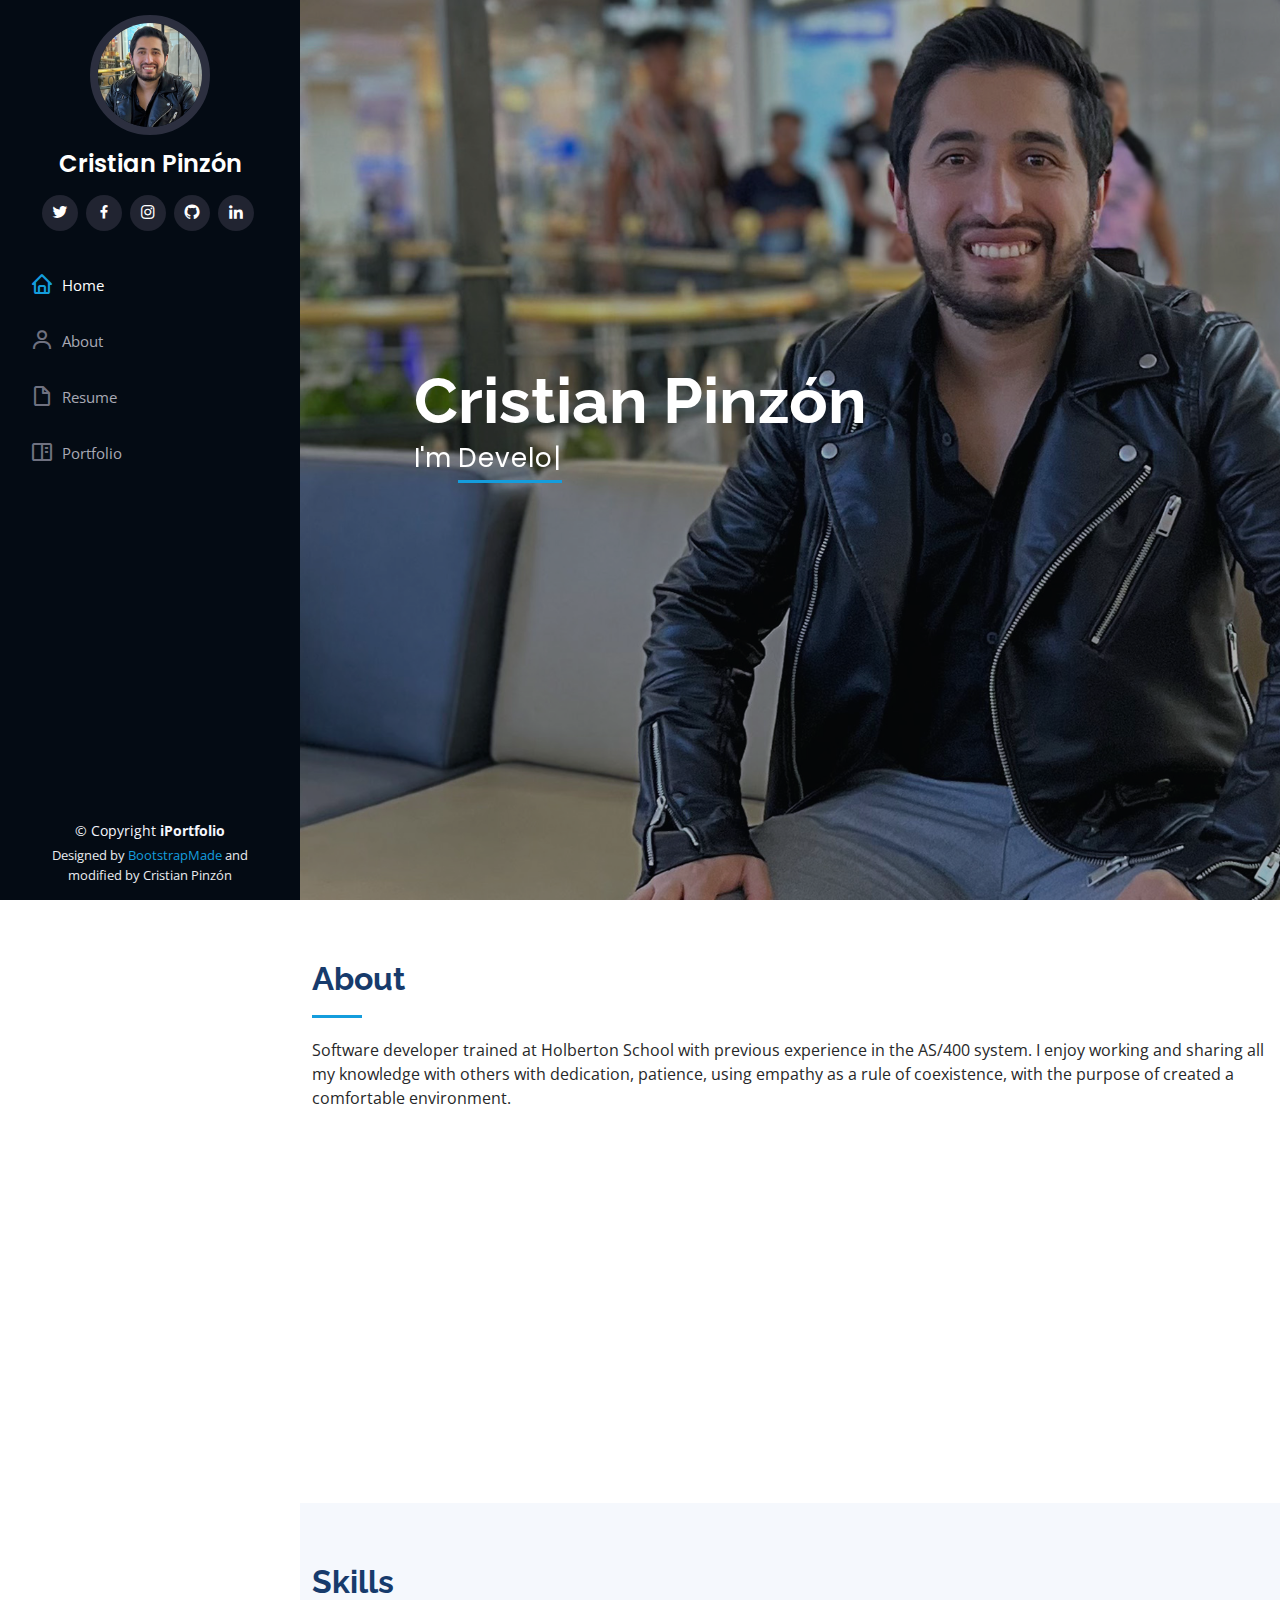
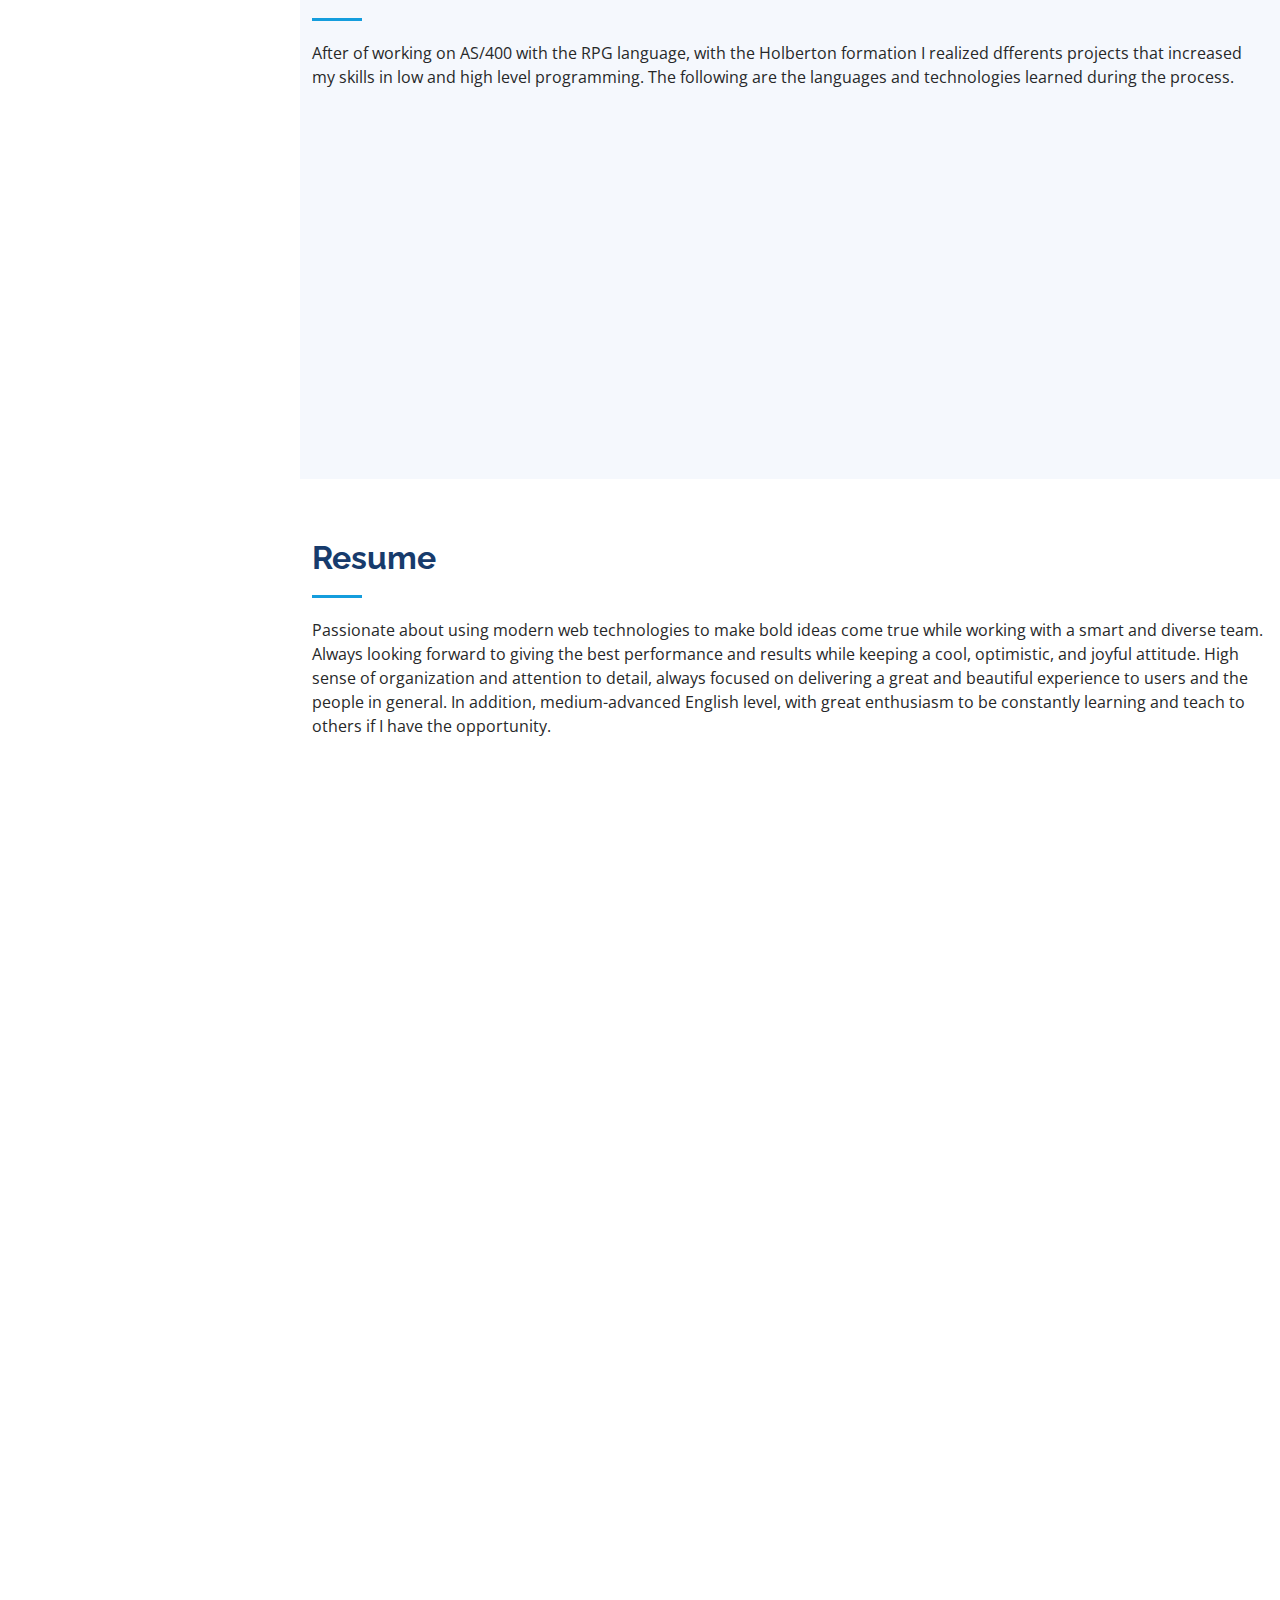
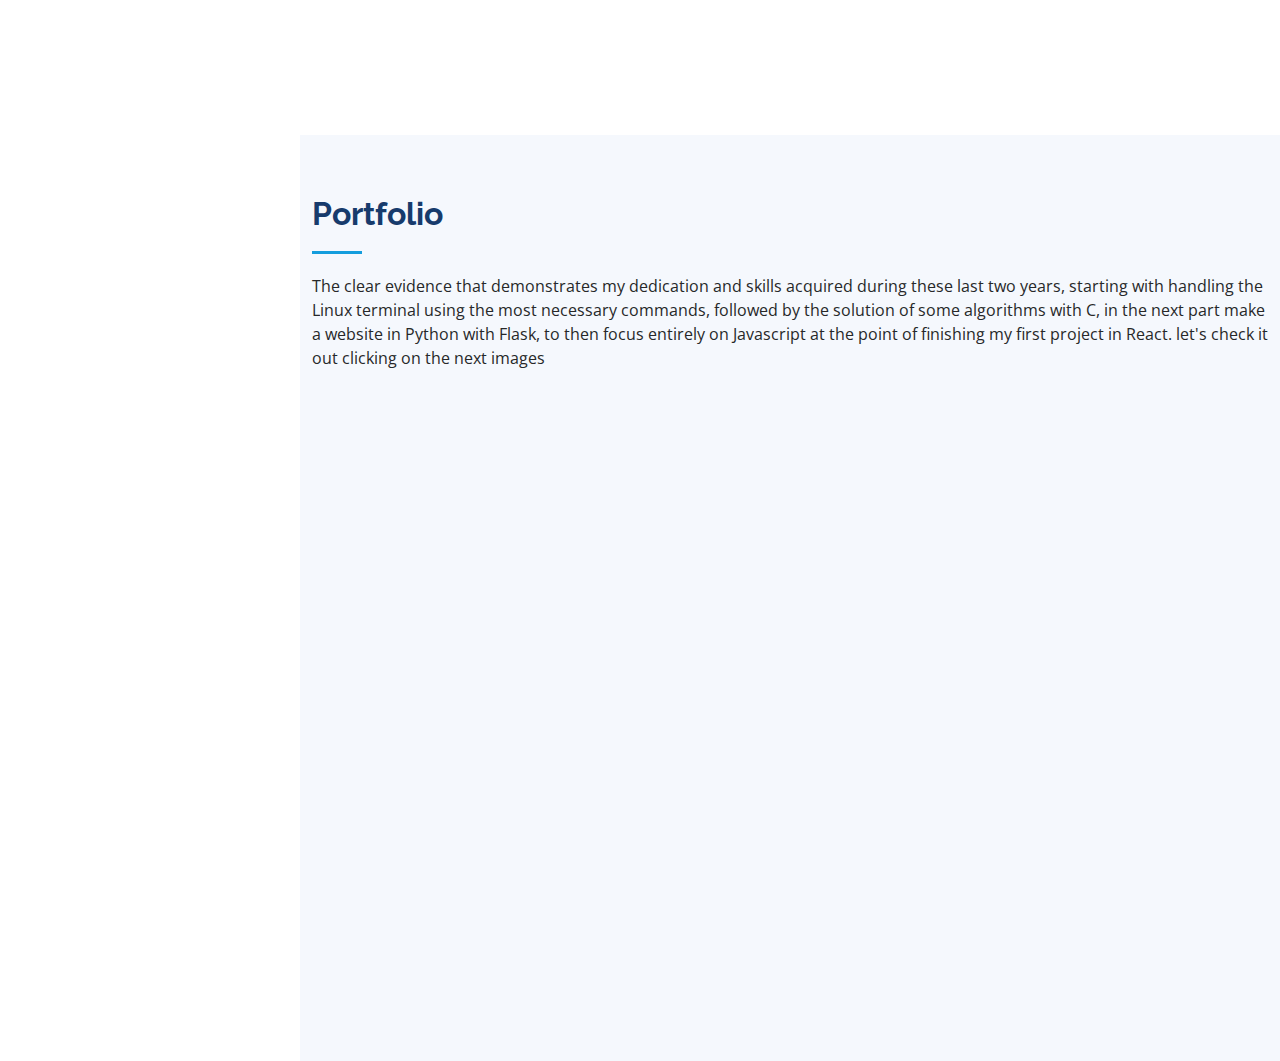
<file: index.html>
<!DOCTYPE html>
<html lang="en">

<head>
  <meta charset="utf-8">
  <meta content="width=device-width, initial-scale=1.0" name="viewport">

  <title>iPortfolio Bootstrap Template - Index</title>
  <meta content="" name="description">
  <meta content="" name="keywords">

  <!-- Favicons -->
  <link href="assets/img/favicon.png" rel="icon">
  <link href="assets/img/apple-touch-icon.png" rel="apple-touch-icon">

  <!-- Google Fonts -->
  <link
    href="https://fonts.googleapis.com/css?family=Open+Sans:300,300i,400,400i,600,600i,700,700i|Raleway:300,300i,400,400i,500,500i,600,600i,700,700i|Poppins:300,300i,400,400i,500,500i,600,600i,700,700i"
    rel="stylesheet">

  <!-- Vendor CSS Files -->
  <link href="assets/vendor/aos/aos.css" rel="stylesheet">
  <link href="assets/vendor/bootstrap/css/bootstrap.min.css" rel="stylesheet">
  <link href="assets/vendor/bootstrap-icons/bootstrap-icons.css" rel="stylesheet">
  <link href="assets/vendor/boxicons/css/boxicons.min.css" rel="stylesheet">
  <link href="assets/vendor/glightbox/css/glightbox.min.css" rel="stylesheet">
  <link href="assets/vendor/swiper/swiper-bundle.min.css" rel="stylesheet">

  <!-- Template Main CSS File -->
  <link href="assets/css/style.css" rel="stylesheet">

  <!-- =======================================================
  * Template Name: iPortfolio - v3.8.1
  * Template URL: https://bootstrapmade.com/iportfolio-bootstrap-portfolio-websites-template/
  * Author: BootstrapMade.com
  * License: https://bootstrapmade.com/license/
  ======================================================== -->
</head>

<body>

  <!-- ======= Mobile nav toggle button ======= -->
  <i class="bi bi-list mobile-nav-toggle d-xl-none"></i>

  <!-- ======= Header ======= -->
  <header id="header">
    <div class="d-flex flex-column">

      <div class="profile">
        <img src="assets/img/profile-img-1.jpg" alt="" class="img-fluid rounded-circle">
        <h1 class="text-light"><a href="index.html">Cristian Pinzón</a></h1>
        <div class="social-links mt-3 text-center">
          <a href="https://twitter.com/faykris" class="twitter"><i class="bx bxl-twitter"></i></a>
          <a href="https://www.facebook.com/faykris28/" class="facebook"><i class="bx bxl-facebook"></i></a>
          <a href="https://www.instagram.com/_faykris/" class="instagram"><i class="bx bxl-instagram"></i></a>
          <a href="https://github.com/faykris" class="github"><i class="bx bxl-github"></i></a>
          <a href="https://www.linkedin.com/in/cristian-pinzon28/" class="linkedin"><i class="bx bxl-linkedin"></i></a>
        </div>
      </div>

      <nav id="navbar" class="nav-menu navbar">
        <ul>
          <li><a href="#hero" class="nav-link scrollto active"><i class="bx bx-home"></i> <span>Home</span></a></li>
          <li><a href="#about" class="nav-link scrollto"><i class="bx bx-user"></i> <span>About</span></a></li>
          <li><a href="#resume" class="nav-link scrollto"><i class="bx bx-file-blank"></i> <span>Resume</span></a></li>
          <li><a href="#portfolio" class="nav-link scrollto"><i class="bx bx-book-content"></i>
              <span>Portfolio</span></a></li>
          <!--
          <li><a href="#services" class="nav-link scrollto"><i class="bx bx-server"></i> <span>Services</span></a></li>
          <li><a href="#contact" class="nav-link scrollto"><i class="bx bx-envelope"></i> <span>Contact</span></a></li>
          -->
        </ul>
      </nav><!-- .nav-menu -->
    </div>
  </header><!-- End Header -->

  <!-- ======= Hero Section ======= -->
  <section id="hero" class="d-flex flex-column justify-content-center align-items-center">
    <div class="hero-container" data-aos="fade-in">
      <h1>Cristian Pinzón</h1>
      <p>I'm <span class="typed" data-typed-items="Developer, Canvas Artist, Portrait Artist"></span></p>
    </div>
  </section><!-- End Hero -->

  <main id="main">

    <!-- ======= About Section ======= -->
    <section id="about" class="about">
      <div class="container">

        <div class="section-title">
          <h2>About</h2>
          <p>Software developer trained at Holberton School with previous experience in the AS/400 system. I enjoy
            working and sharing all my knowledge with others with dedication, patience, using empathy as a rule of
            coexistence, with the purpose of created a comfortable environment.</p>
        </div>

        <div class="row">
          <div class="col-lg-4" data-aos="fade-right">
            <img src="assets/img/profile-img-1.jpg" class="img-fluid" alt="">
          </div>
          <div class="col-lg-8 pt-4 pt-lg-0 content" data-aos="fade-left">
            <h3>Full-Stack Developer.</h3>
            <p class="fst-italic">
              I had been worked in different Holberton's project with C, Python, Dart and JavaScript languages. All with
              the objective to apply each topic and training similar cases from actually.
            </p>
            <div class="row">
              <div class="col-lg-6">
                <ul>
                  <li><i class="bi bi-chevron-right"></i> <strong>Birthday:</strong> <span>28 May 1991</span></li>
                  <li><i class="bi bi-chevron-right"></i> <strong>Website:</strong> <span>www.faykris.com</span></li>
                  <li><i class="bi bi-chevron-right"></i> <strong>City:</strong> <span>Bogotá, Colombia</span></li>
                </ul>
              </div>
              <div class="col-lg-6">
                <ul>
                  <li><i class="bi bi-chevron-right"></i> <strong>Age:</strong> <span>31</span></li>
                  <!-- <li><i class="bi bi-chevron-right"></i> <strong>Degree:</strong> <span>Master</span></li> -->
                  <li><i class="bi bi-chevron-right"></i> <strong>Phone:</strong> <span>+57 3125364017</span></li>
                  <li><i class="bi bi-chevron-right"></i> <strong>Email:</strong> <span>faykris28@gmail.com</span>
                  </li>
                  <!-- <li><i class="bi bi-chevron-right"></i> <strong>Freelance:</strong> <span>Available</span></li> -->
                </ul>
              </div>
            </div>
            <!--
            <p>
              Officiis eligendi itaque labore et dolorum mollitia officiis optio vero. Quisquam sunt adipisci omnis et
              ut. Nulla accusantium dolor incidunt officia tempore. Et eius omnis.
              Cupiditate ut dicta maxime officiis quidem quia. Sed et consectetur qui quia repellendus itaque neque.
              Aliquid amet quidem ut quaerat cupiditate. Ab et eum qui repellendus omnis culpa magni laudantium dolores.
              -->
            </p>
          </div>
        </div>

      </div>
    </section><!-- End About Section -->

    <!-- ======= Facts Section ======= -->
    <!--
    <section id="facts" class="facts">
      <div class="container">

        <div class="section-title">
          <h2>Facts</h2>
          <p>Magnam dolores commodi suscipit. Necessitatibus eius consequatur ex aliquid fuga eum quidem. Sit sint
            consectetur velit. Quisquam quos quisquam cupiditate. Et nemo qui impedit suscipit alias ea. Quia fugiat sit
            in iste officiis commodi quidem hic quas.</p>
        </div>

        <div class="row no-gutters">

          <div class="col-lg-3 col-md-6 d-md-flex align-items-md-stretch" data-aos="fade-up">
            <div class="count-box">
              <i class="bi bi-emoji-smile"></i>
              <span data-purecounter-start="0" data-purecounter-end="232" data-purecounter-duration="1"
                class="purecounter"></span>
              <p><strong>Happy Clients</strong> consequuntur quae</p>
            </div>
          </div>

          <div class="col-lg-3 col-md-6 d-md-flex align-items-md-stretch" data-aos="fade-up" data-aos-delay="100">
            <div class="count-box">
              <i class="bi bi-journal-richtext"></i>
              <span data-purecounter-start="0" data-purecounter-end="521" data-purecounter-duration="1"
                class="purecounter"></span>
              <p><strong>Projects</strong> adipisci atque cum quia aut</p>
            </div>
          </div>

          <div class="col-lg-3 col-md-6 d-md-flex align-items-md-stretch" data-aos="fade-up" data-aos-delay="200">
            <div class="count-box">
              <i class="bi bi-headset"></i>
              <span data-purecounter-start="0" data-purecounter-end="1453" data-purecounter-duration="1"
                class="purecounter"></span>
              <p><strong>Hours Of Support</strong> aut commodi quaerat</p>
            </div>
          </div>

          <div class="col-lg-3 col-md-6 d-md-flex align-items-md-stretch" data-aos="fade-up" data-aos-delay="300">
            <div class="count-box">
              <i class="bi bi-people"></i>
              <span data-purecounter-start="0" data-purecounter-end="32" data-purecounter-duration="1"
                class="purecounter"></span>
              <p><strong>Hard Workers</strong> rerum asperiores dolor</p>
            </div>
          </div>

        </div>

      </div>
    </section><!-- End Facts Section -->

    <!-- ======= Skills Section ======= -->
    <section id="skills" class="skills section-bg">
      <div class="container">

        <div class="section-title">
          <h2>Skills</h2>
          <p>After of working on AS/400 with the RPG language, with the Holberton formation I realized dfferents
            projects
            that increased my skills in low and high level programming. The following are the languages and technologies
            learned during the process.</p>
        </div>

        <div class="row skills-content">

          <div class="col-lg-6" data-aos="fade-up">

            <div class="progress">
              <span class="skill">HTML <i class="val">90%</i></span>
              <div class="progress-bar-wrap">
                <div class="progress-bar" role="progressbar" aria-valuenow="90" aria-valuemin="0" aria-valuemax="100">
                </div>
              </div>
            </div>

            <div class="progress">
              <span class="skill">CSS <i class="val">80%</i></span>
              <div class="progress-bar-wrap">
                <div class="progress-bar" role="progressbar" aria-valuenow="80" aria-valuemin="0" aria-valuemax="100">
                </div>
              </div>
            </div>

            <div class="progress">
              <span class="skill">JavaScript <i class="val">85%</i></span>
              <div class="progress-bar-wrap">
                <div class="progress-bar" role="progressbar" aria-valuenow="85" aria-valuemin="0" aria-valuemax="100">
                </div>
              </div>
            </div>

            <div class="progress">
              <span class="skill">Bash <i class="val">45%</i></span>
              <div class="progress-bar-wrap">
                <div class="progress-bar" role="progressbar" aria-valuenow="45" aria-valuemin="0" aria-valuemax="100">
                </div>
              </div>
            </div>

            <div class="progress">
              <span class="skill">Node JS<i class="val">75%</i></span>
              <div class="progress-bar-wrap">
                <div class="progress-bar" role="progressbar" aria-valuenow="75" aria-valuemin="0" aria-valuemax="100">
                </div>
              </div>
            </div>

          </div>

          <div class="col-lg-6" data-aos="fade-up" data-aos-delay="100">

            <div class="progress">
              <span class="skill">Python <i class="val">70%</i></span>
              <div class="progress-bar-wrap">
                <div class="progress-bar" role="progressbar" aria-valuenow="70" aria-valuemin="0" aria-valuemax="100">
                </div>
              </div>
            </div>

            <div class="progress">
              <span class="skill">SQL <i class="val">70%</i></span>
              <div class="progress-bar-wrap">
                <div class="progress-bar" role="progressbar" aria-valuenow="70" aria-valuemin="0" aria-valuemax="100">
                </div>
              </div>
            </div>

            <div class="progress">
              <span class="skill">MongoDB <i class="val">55%</i></span>
              <div class="progress-bar-wrap">
                <div class="progress-bar" role="progressbar" aria-valuenow="55" aria-valuemin="0" aria-valuemax="100">
                </div>
              </div>
            </div>

            <div class="progress">
              <span class="skill">C <i class="val">45%</i></span>
              <div class="progress-bar-wrap">
                <div class="progress-bar" role="progressbar" aria-valuenow="45" aria-valuemin="0" aria-valuemax="100">
                </div>
              </div>
            </div>

            <div class="progress">
              <span class="skill">React JS <i class="val">70%</i></span>
              <div class="progress-bar-wrap">
                <div class="progress-bar" role="progressbar" aria-valuenow="70" aria-valuemin="0" aria-valuemax="100">
                </div>
              </div>
            </div>

          </div>

        </div>

      </div>
    </section><!-- End Skills Section -->

    <!-- ======= Resume Section ======= -->
    <section id="resume" class="resume">
      <div class="container">

        <div class="section-title">
          <h2>Resume</h2>
          <p>Passionate about using modern web technologies to make bold ideas come true while working with a smart and
            diverse team. Always looking forward to giving the best performance and results while keeping a cool,
            optimistic, and joyful attitude. High sense of organization and attention to detail, always focused on
            delivering a great and beautiful experience to users and the people in general. In addition, medium-advanced
            English level, with great enthusiasm to be constantly learning and teach to others if I have the
            opportunity.</p>
        </div>

        <div class="row">
          <div class="col-lg-6" data-aos="fade-up">
            <!--
            <h3 class="resume-title">Sumary</h3>
            <div class="resume-item pb-0">
              <h4>Cristian Pinzón</h4>
              <p><em>Before of working in banking company, I was in QA team testing the modules of a Hospitalary System during 2 years </em></p>
              <ul>
                <li>Portland par 127,Orlando, FL</li>
                <li>(123) 456-7891</li>
                <li>alice.barkley@example.com</li>

              </ul>
            </div>
            -->
            <h3 class="resume-title">Education</h3>
            <div class="resume-item">
              <h4>Holberton School - FullStack Developer</h4>
              <h5>2021 - Present</h5>
              <p><em>Bogotá, Colombia</em></p>
              <ul>
                <li>System Engineering & DevOps: Bash, Scripting, Networking, Security, Web Architecture, and CI/CD.
                </li>
                <li>Low-Level Programming & Algorithms: C, Linux & Unix system programming, and Data structures.
                </li>
                <li>High-Level Programming: React, JavaScript, Python, and Databases.</li>
                <li>Project management: Interpersonal communication, and team collaboration skills.</li>
              </ul>

              <h5>If you wanna dowload my resume in a PDF file, please click on the link below.</h5>
              <a href="assets/docs/Cristian Pinzón - FullStack Developer.pdf" download="cristian-pinzon-cv">
                <i class="bi bi-arrow-right"></i> Download
              </a>
            </div>

          </div>
          <div class="col-lg-6" data-aos="fade-up" data-aos-delay="100">
            <h3 class="resume-title">Professional Experience</h3>
            <div class="resume-item">
              <h4>Techstar - Backend Developer</h4>
              <h5>October 2021</h5>
              <p><em>(Remote working) </em></p>
              <ul>
                <li>Extracted more than 8000 co-founders profiles from Sales Navigator platform, with all necessary
                  information about profile and their company using Fetch library.</li>
                <li>Stored all previously mentioned information both in Airtable and in the MongoDb Atlas database using
                  libraries as PM2, Mongoose.</li>
                <li>Implemented a totally functional REST API using Express library and was mounted in 2 NGINX servers
                  and a third one was used as load balancer.</li>
                <li>Automatically sent a message to the user via email when the scraping task is completed or if an
                  error occurred.</li>
              </ul>
            </div>
            <div class="resume-item">
              <h4>ITS Solution - iSeries AS/400 Developer</h4>
              <h5>2017 - 2018</h5>
              <p><em>Bogotá, Colombia</em></p>
              <ul>
                <li>Created maintenance data programs using CRUD, 1 each week or less, depending on quantity of fields
                  and special validations.</li>
                <li>Implemented a complete Foreign Exchange system that was previously created in CitiBank, but in this
                  case using Colpatria new commercial rules, allowing users realize different currency operations.</li>
                <li>Other banking solutions like filters, depurators, reports with RPG, RPG Free, CL and DB2 languages.
                </li>
              </ul>
            </div>
          </div>
        </div>

      </div>
    </section><!-- End Resume Section -->

    <!-- ======= Portfolio Section ======= -->
    <section id="portfolio" class="portfolio section-bg">
      <div class="container">

        <div class="section-title">
          <h2>Portfolio</h2>
          <p>The clear evidence that demonstrates my dedication and skills acquired during these last two years,
            starting with handling the Linux terminal using the most necessary commands, followed by the solution of
            some algorithms with C, in the next part make a website in Python with Flask, to then focus entirely on
            Javascript at the point of finishing my first project in React. let's check it out clicking on the next
            images</p>
        </div>

        <div class="row" data-aos="fade-up">
          <div class="col-lg-12 d-flex justify-content-center">
            <ul id="portfolio-flters">
              <li data-filter="*" class="filter-active">All</li>
              <li data-filter=".filter-app">Smiling School</li>
              <li data-filter=".filter-card">Cinema Guru</li>
              <!-- <li data-filter=".filter-web">Web</li> -->
            </ul>
          </div>
        </div>

        <div class="row portfolio-container" data-aos="fade-up" data-aos-delay="100">

          <div class="col-lg-4 col-md-6 portfolio-item filter-app">
            <div class="portfolio-wrap">
              <img src="assets/img/portfolio/smiling-school-1.png" class="img-fluid" alt="">
              <div class="portfolio-links">
                <a href="assets/img/portfolio/smiling-school-1.png" data-gallery="portfolioGallery"
                  class="portfolio-lightbox" title="Smiling School 1"><i class="bx bx-plus"></i></a>
                <a href="portfolio-details-ss.html" title="More Details"><i class="bx bx-link"></i></a>
              </div>
            </div>
          </div>

          <div class="col-lg-4 col-md-6 portfolio-item filter-card">
            <div class="portfolio-wrap">
              <img src="assets/img/portfolio/cinema-guru-2.png" class="img-fluid" alt="">
              <div class="portfolio-links">
                <a href="assets/img/portfolio/cinema-guru-2.png" data-gallery="portfolioGallery"
                  class="portfolio-lightbox" title="Cinema Guru 2"><i class="bx bx-plus"></i></a>
                <a href="portfolio-details-cg.html" title="More Details"><i class="bx bx-link"></i></a>
              </div>
            </div>
          </div>

          <div class="col-lg-4 col-md-6 portfolio-item filter-app">
            <div class="portfolio-wrap">
              <img src="assets/img/portfolio/smiling-school-3.png" class="img-fluid" alt="">
              <div class="portfolio-links">
                <a href="assets/img/portfolio/smiling-school-3.png" data-gallery="portfolioGallery"
                  class="portfolio-lightbox" title="Smiling School 1"><i class="bx bx-plus"></i></a>
                <a href="portfolio-details-ss.html" title="More Details"><i class="bx bx-link"></i></a>
              </div>
            </div>
          </div>

          <div class="col-lg-4 col-md-6 portfolio-item filter-card">
            <div class="portfolio-wrap">
              <img src="assets/img/portfolio/cinema-guru-4.png" class="img-fluid" alt="">
              <div class="portfolio-links">
                <a href="assets/img/portfolio/cinema-guru-4.png" data-gallery="portfolioGallery"
                  class="portfolio-lightbox" title="Cinema Guru 2"><i class="bx bx-plus"></i></a>
                <a href="portfolio-details-cg.html" title="More Details"><i class="bx bx-link"></i></a>
              </div>
            </div>
          </div>

          <div class="col-lg-4 col-md-6 portfolio-item filter-app">
            <div class="portfolio-wrap">
              <img src="assets/img/portfolio/smiling-school-5.png" class="img-fluid" alt="">
              <div class="portfolio-links">
                <a href="assets/img/portfolio/smiling-school-5.png" data-gallery="portfolioGallery"
                  class="portfolio-lightbox" title="Smiling School 1"><i class="bx bx-plus"></i></a>
                <a href="portfolio-details-ss.html" title="More Details"><i class="bx bx-link"></i></a>
              </div>
            </div>
          </div>

          <div class="col-lg-4 col-md-6 portfolio-item filter-card">
            <div class="portfolio-wrap">
              <img src="assets/img/portfolio/cinema-guru-1.png" class="img-fluid" alt="">
              <div class="portfolio-links">
                <a href="assets/img/portfolio/cinema-guru-1.png" data-gallery="portfolioGallery"
                  class="portfolio-lightbox" title="Cinema Guru 2"><i class="bx bx-plus"></i></a>
                <a href="portfolio-details-cg.html" title="More Details"><i class="bx bx-link"></i></a>
              </div>
            </div>
          </div>

          <div class="col-lg-4 col-md-6 portfolio-item filter-app">
            <div class="portfolio-wrap">
              <img src="assets/img/portfolio/smiling-school-2.png" class="img-fluid" alt="">
              <div class="portfolio-links">
                <a href="assets/img/portfolio/smiling-school-2.png" data-gallery="portfolioGallery"
                  class="portfolio-lightbox" title="Smiling School 1"><i class="bx bx-plus"></i></a>
                <a href="portfolio-details-ss.html" title="More Details"><i class="bx bx-link"></i></a>
              </div>
            </div>
          </div>

          <div class="col-lg-4 col-md-6 portfolio-item filter-card">
            <div class="portfolio-wrap">
              <img src="assets/img/portfolio/cinema-guru-3.png" class="img-fluid" alt="">
              <div class="portfolio-links">
                <a href="assets/img/portfolio/cinema-guru-3.png" data-gallery="portfolioGallery"
                  class="portfolio-lightbox" title="Cinema Guru 2"><i class="bx bx-plus"></i></a>
                <a href="portfolio-details-cg.html" title="More Details"><i class="bx bx-link"></i></a>
              </div>
            </div>
          </div>

          <div class="col-lg-4 col-md-6 portfolio-item filter-app">
            <div class="portfolio-wrap">
              <img src="assets/img/portfolio/smiling-school-4.png" class="img-fluid" alt="">
              <div class="portfolio-links">
                <a href="assets/img/portfolio/smiling-school-4.png" data-gallery="portfolioGallery"
                  class="portfolio-lightbox" title="Smiling School 1"><i class="bx bx-plus"></i></a>
                <a href="portfolio-details-ss.html" title="More Details"><i class="bx bx-link"></i></a>
              </div>
            </div>
          </div>

        </div>

      </div>
    </section><!-- End Portfolio Section -->

    <!-- ======= Services Section ======= -->
    <!-- <section id="services" class="services">
      <div class="container">

        <div class="section-title">
          <h2>Services</h2>
          <p>Magnam dolores commodi suscipit. Necessitatibus eius consequatur ex aliquid fuga eum quidem. Sit sint
            consectetur velit. Quisquam quos quisquam cupiditate. Et nemo qui impedit suscipit alias ea. Quia fugiat sit
            in iste officiis commodi quidem hic quas.</p>
        </div>

        <div class="row">
          <div class="col-lg-4 col-md-6 icon-box" data-aos="fade-up">
            <div class="icon"><i class="bi bi-briefcase"></i></div>
            <h4 class="title"><a href="">Lorem Ipsum</a></h4>
            <p class="description">Voluptatum deleniti atque corrupti quos dolores et quas molestias excepturi sint
              occaecati cupiditate non provident</p>
          </div>
          <div class="col-lg-4 col-md-6 icon-box" data-aos="fade-up" data-aos-delay="100">
            <div class="icon"><i class="bi bi-card-checklist"></i></div>
            <h4 class="title"><a href="">Dolor Sitema</a></h4>
            <p class="description">Minim veniam, quis nostrud exercitation ullamco laboris nisi ut aliquip ex ea commodo
              consequat tarad limino ata</p>
          </div>
          <div class="col-lg-4 col-md-6 icon-box" data-aos="fade-up" data-aos-delay="200">
            <div class="icon"><i class="bi bi-bar-chart"></i></div>
            <h4 class="title"><a href="">Sed ut perspiciatis</a></h4>
            <p class="description">Duis aute irure dolor in reprehenderit in voluptate velit esse cillum dolore eu
              fugiat nulla pariatur</p>
          </div>
          <div class="col-lg-4 col-md-6 icon-box" data-aos="fade-up" data-aos-delay="300">
            <div class="icon"><i class="bi bi-binoculars"></i></div>
            <h4 class="title"><a href="">Magni Dolores</a></h4>
            <p class="description">Excepteur sint occaecat cupidatat non proident, sunt in culpa qui officia deserunt
              mollit anim id est laborum</p>
          </div>
          <div class="col-lg-4 col-md-6 icon-box" data-aos="fade-up" data-aos-delay="400">
            <div class="icon"><i class="bi bi-brightness-high"></i></div>
            <h4 class="title"><a href="">Nemo Enim</a></h4>
            <p class="description">At vero eos et accusamus et iusto odio dignissimos ducimus qui blanditiis praesentium
              voluptatum deleniti atque</p>
          </div>
          <div class="col-lg-4 col-md-6 icon-box" data-aos="fade-up" data-aos-delay="500">
            <div class="icon"><i class="bi bi-calendar4-week"></i></div>
            <h4 class="title"><a href="">Eiusmod Tempor</a></h4>
            <p class="description">Et harum quidem rerum facilis est et expedita distinctio. Nam libero tempore, cum
              soluta nobis est eligendi</p>
          </div>
        </div>

      </div>
    </section><!-- End Services Section -->

    <!-- ======= Testimonials Section ======= -->
    <!--
    <section id="testimonials" class="testimonials section-bg">
      <div class="container">

        <div class="section-title">
          <h2>Testimonials</h2>
          <p>Magnam dolores commodi suscipit. Necessitatibus eius consequatur ex aliquid fuga eum quidem. Sit sint
            consectetur velit. Quisquam quos quisquam cupiditate. Et nemo qui impedit suscipit alias ea. Quia fugiat sit
            in iste officiis commodi quidem hic quas.</p>
        </div>

        <div class="testimonials-slider swiper" data-aos="fade-up" data-aos-delay="100">
          <div class="swiper-wrapper">

            <div class="swiper-slide">
              <div class="testimonial-item" data-aos="fade-up">
                <p>
                  <i class="bx bxs-quote-alt-left quote-icon-left"></i>
                  Proin iaculis purus consequat sem cure digni ssim donec porttitora entum suscipit rhoncus. Accusantium
                  quam, ultricies eget id, aliquam eget nibh et. Maecen aliquam, risus at semper.
                  <i class="bx bxs-quote-alt-right quote-icon-right"></i>
                </p>
                <img src="assets/img/testimonials/testimonials-1.jpg" class="testimonial-img" alt="">
                <h3>Saul Goodman</h3>
                <h4>Ceo &amp; Founder</h4>
              </div>
            </div>

            <div class="swiper-slide">
              <div class="testimonial-item" data-aos="fade-up" data-aos-delay="100">
                <p>
                  <i class="bx bxs-quote-alt-left quote-icon-left"></i>
                  Export tempor illum tamen malis malis eram quae irure esse labore quem cillum quid cillum eram malis
                  quorum velit fore eram velit sunt aliqua noster fugiat irure amet legam anim culpa.
                  <i class="bx bxs-quote-alt-right quote-icon-right"></i>
                </p>
                <img src="assets/img/testimonials/testimonials-2.jpg" class="testimonial-img" alt="">
                <h3>Sara Wilsson</h3>
                <h4>Designer</h4>
              </div>
            </div>

            <div class="swiper-slide">
              <div class="testimonial-item" data-aos="fade-up" data-aos-delay="200">
                <p>
                  <i class="bx bxs-quote-alt-left quote-icon-left"></i>
                  Enim nisi quem export duis labore cillum quae magna enim sint quorum nulla quem veniam duis minim
                  tempor labore quem eram duis noster aute amet eram fore quis sint minim.
                  <i class="bx bxs-quote-alt-right quote-icon-right"></i>
                </p>
                <img src="assets/img/testimonials/testimonials-3.jpg" class="testimonial-img" alt="">
                <h3>Jena Karlis</h3>
                <h4>Store Owner</h4>
              </div>
            </div>

            <div class="swiper-slide">
              <div class="testimonial-item" data-aos="fade-up" data-aos-delay="300">
                <p>
                  <i class="bx bxs-quote-alt-left quote-icon-left"></i>
                  Fugiat enim eram quae cillum dolore dolor amet nulla culpa multos export minim fugiat minim velit
                  minim dolor enim duis veniam ipsum anim magna sunt elit fore quem dolore labore illum veniam.
                  <i class="bx bxs-quote-alt-right quote-icon-right"></i>
                </p>
                <img src="assets/img/testimonials/testimonials-4.jpg" class="testimonial-img" alt="">
                <h3>Matt Brandon</h3>
                <h4>Freelancer</h4>
              </div>
            </div>

            <div class="swiper-slide">
              <div class="testimonial-item" data-aos="fade-up" data-aos-delay="400">
                <p>
                  <i class="bx bxs-quote-alt-left quote-icon-left"></i>
                  Quis quorum aliqua sint quem legam fore sunt eram irure aliqua veniam tempor noster veniam enim culpa
                  labore duis sunt culpa nulla illum cillum fugiat legam esse veniam culpa fore nisi cillum quid.
                  <i class="bx bxs-quote-alt-right quote-icon-right"></i>
                </p>
                <img src="assets/img/testimonials/testimonials-5.jpg" class="testimonial-img" alt="">
                <h3>John Larson</h3>
                <h4>Entrepreneur</h4>
              </div>
            </div>

          </div>
          <div class="swiper-pagination"></div>
        </div>

      </div>
    </section>End Testimonials Section -->

    <!-- ======= Contact Section ======= -->
    <!-- <section id="contact" class="contact">
      <div class="container">

        <div class="section-title">
          <h2>Contact</h2>
          <p>Magnam dolores commodi suscipit. Necessitatibus eius consequatur ex aliquid fuga eum quidem. Sit sint
            consectetur velit. Quisquam quos quisquam cupiditate. Et nemo qui impedit suscipit alias ea. Quia fugiat sit
            in iste officiis commodi quidem hic quas.</p>
        </div>

        <div class="row" data-aos="fade-in">

          <div class="col-lg-5 d-flex align-items-stretch">
            <div class="info">
              <div class="address">
                <i class="bi bi-geo-alt"></i>
                <h4>Location:</h4>
                <p>A108 Adam Street, New York, NY 535022</p>
              </div>

              <div class="email">
                <i class="bi bi-envelope"></i>
                <h4>Email:</h4>
                <p>info@example.com</p>
              </div>

              <div class="phone">
                <i class="bi bi-phone"></i>
                <h4>Call:</h4>
                <p>+1 5589 55488 55s</p>
              </div>

              <iframe
                src="https://www.google.com/maps/embed?pb=!1m14!1m8!1m3!1d12097.433213460943!2d-74.0062269!3d40.7101282!3m2!1i1024!2i768!4f13.1!3m3!1m2!1s0x0%3A0xb89d1fe6bc499443!2sDowntown+Conference+Center!5e0!3m2!1smk!2sbg!4v1539943755621"
                frameborder="0" style="border:0; width: 100%; height: 290px;" allowfullscreen></iframe>
            </div>

          </div>

          <div class="col-lg-7 mt-5 mt-lg-0 d-flex align-items-stretch">
            <form action="forms/contact.php" method="post" role="form" class="php-email-form">
              <div class="row">
                <div class="form-group col-md-6">
                  <label for="name">Your Name</label>
                  <input type="text" name="name" class="form-control" id="name" required>
                </div>
                <div class="form-group col-md-6">
                  <label for="name">Your Email</label>
                  <input type="email" class="form-control" name="email" id="email" required>
                </div>
              </div>
              <div class="form-group">
                <label for="name">Subject</label>
                <input type="text" class="form-control" name="subject" id="subject" required>
              </div>
              <div class="form-group">
                <label for="name">Message</label>
                <textarea class="form-control" name="message" rows="10" required></textarea>
              </div>
              <div class="my-3">
                <div class="loading">Loading</div>
                <div class="error-message"></div>
                <div class="sent-message">Your message has been sent. Thank you!</div>
              </div>
              <div class="text-center"><button type="submit">Send Message</button></div>
            </form>
          </div>

        </div>

      </div>
    </section> End Contact Section -->

  </main><!-- End #main -->

  <!-- ======= Footer ======= -->
  <footer id="footer">
    <div class="container">
      <div class="copyright">
        &copy; Copyright <strong><span>iPortfolio</span></strong>
      </div>
      <div class="credits">
        <!-- All the links in the footer should remain intact. -->
        <!-- You can delete the links only if you purchased the pro version. -->
        <!-- Licensing information: https://bootstrapmade.com/license/ -->
        <!-- Purchase the pro version with working PHP/AJAX contact form: https://bootstrapmade.com/iportfolio-bootstrap-portfolio-websites-template/ -->
        Designed by <a href="https://bootstrapmade.com/">BootstrapMade</a> and modified by Cristian Pinzón
      </div>
    </div>
  </footer><!-- End  Footer -->

  <a href="#" class="back-to-top d-flex align-items-center justify-content-center"><i
      class="bi bi-arrow-up-short"></i></a>

  <!-- Vendor JS Files -->
  <script src="assets/vendor/purecounter/purecounter_vanilla.js"></script>
  <script src="assets/vendor/aos/aos.js"></script>
  <script src="assets/vendor/bootstrap/js/bootstrap.bundle.min.js"></script>
  <script src="assets/vendor/glightbox/js/glightbox.min.js"></script>
  <script src="assets/vendor/isotope-layout/isotope.pkgd.min.js"></script>
  <script src="assets/vendor/swiper/swiper-bundle.min.js"></script>
  <script src="assets/vendor/typed.js/typed.min.js"></script>
  <script src="assets/vendor/waypoints/noframework.waypoints.js"></script>
  <script src="assets/vendor/php-email-form/validate.js"></script>

  <!-- Template Main JS File -->
  <script src="assets/js/main.js"></script>

</body>

</html>
</file>
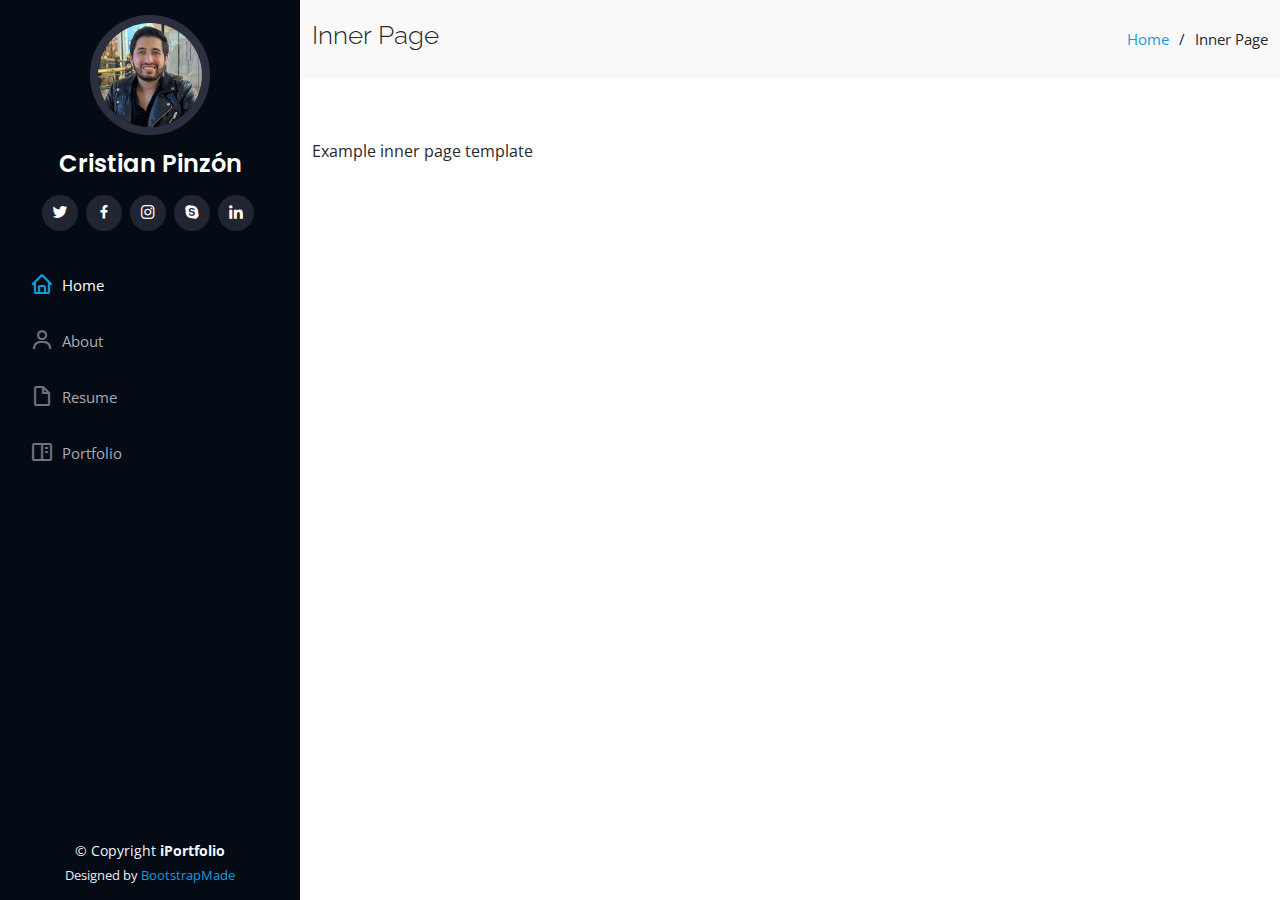
<file: inner-page.html>
<!DOCTYPE html>
<html lang="en">

<head>
  <meta charset="utf-8">
  <meta content="width=device-width, initial-scale=1.0" name="viewport">

  <title>Inner Page - iPortfolio Bootstrap Template</title>
  <meta content="" name="description">
  <meta content="" name="keywords">

  <!-- Favicons -->
  <link href="assets/img/favicon.png" rel="icon">
  <link href="assets/img/apple-touch-icon.png" rel="apple-touch-icon">

  <!-- Google Fonts -->
  <link
    href="https://fonts.googleapis.com/css?family=Open+Sans:300,300i,400,400i,600,600i,700,700i|Raleway:300,300i,400,400i,500,500i,600,600i,700,700i|Poppins:300,300i,400,400i,500,500i,600,600i,700,700i"
    rel="stylesheet">

  <!-- Vendor CSS Files -->
  <link href="assets/vendor/aos/aos.css" rel="stylesheet">
  <link href="assets/vendor/bootstrap/css/bootstrap.min.css" rel="stylesheet">
  <link href="assets/vendor/bootstrap-icons/bootstrap-icons.css" rel="stylesheet">
  <link href="assets/vendor/boxicons/css/boxicons.min.css" rel="stylesheet">
  <link href="assets/vendor/glightbox/css/glightbox.min.css" rel="stylesheet">
  <link href="assets/vendor/swiper/swiper-bundle.min.css" rel="stylesheet">

  <!-- Template Main CSS File -->
  <link href="assets/css/style.css" rel="stylesheet">

  <!-- =======================================================
  * Template Name: iPortfolio - v3.8.1
  * Template URL: https://bootstrapmade.com/iportfolio-bootstrap-portfolio-websites-template/
  * Author: BootstrapMade.com
  * License: https://bootstrapmade.com/license/
  ======================================================== -->
</head>

<body>

  <!-- ======= Mobile nav toggle button ======= -->
  <i class="bi bi-list mobile-nav-toggle d-xl-none"></i>

  <!-- ======= Header ======= -->
  <header id="header">
    <div class="d-flex flex-column">

      <div class="profile">
        <img src="assets/img/profile-img-1.jpg" alt="" class="img-fluid rounded-circle">
        <h1 class="text-light"><a href="index.html">Cristian Pinzón</a></h1>
        <div class="social-links mt-3 text-center">
          <a href="#" class="twitter"><i class="bx bxl-twitter"></i></a>
          <a href="#" class="facebook"><i class="bx bxl-facebook"></i></a>
          <a href="#" class="instagram"><i class="bx bxl-instagram"></i></a>
          <a href="#" class="google-plus"><i class="bx bxl-skype"></i></a>
          <a href="#" class="linkedin"><i class="bx bxl-linkedin"></i></a>
        </div>
      </div>

      <nav id="navbar" class="nav-menu navbar">
        <ul>
          <li><a href="#hero" class="nav-link scrollto active"><i class="bx bx-home"></i> <span>Home</span></a></li>
          <li><a href="#about" class="nav-link scrollto"><i class="bx bx-user"></i> <span>About</span></a></li>
          <li><a href="#resume" class="nav-link scrollto"><i class="bx bx-file-blank"></i> <span>Resume</span></a></li>

          <li><a href="#portfolio" class="nav-link scrollto"><i class="bx bx-book-content"></i>
              <span>Portfolio</span></a></li>
          <!--
          <li><a href="#services" class="nav-link scrollto"><i class="bx bx-server"></i> <span>Services</span></a></li>
          <li><a href="#contact" class="nav-link scrollto"><i class="bx bx-envelope"></i> <span>Contact</span></a></li>
          -->
        </ul>
      </nav><!-- .nav-menu -->
    </div>
  </header><!-- End Header -->

  <main id="main">

    <!-- ======= Breadcrumbs ======= -->
    <section class="breadcrumbs">
      <div class="container">

        <div class="d-flex justify-content-between align-items-center">
          <h2>Inner Page</h2>
          <ol>
            <li><a href="index.html">Home</a></li>
            <li>Inner Page</li>
          </ol>
        </div>

      </div>
    </section><!-- End Breadcrumbs -->

    <section class="inner-page">
      <div class="container">
        <p>
          Example inner page template
        </p>
      </div>
    </section>

  </main><!-- End #main -->

  <!-- ======= Footer ======= -->
  <footer id="footer">
    <div class="container">
      <div class="copyright">
        &copy; Copyright <strong><span>iPortfolio</span></strong>
      </div>
      <div class="credits">
        <!-- All the links in the footer should remain intact. -->
        <!-- You can delete the links only if you purchased the pro version. -->
        <!-- Licensing information: https://bootstrapmade.com/license/ -->
        <!-- Purchase the pro version with working PHP/AJAX contact form: https://bootstrapmade.com/iportfolio-bootstrap-portfolio-websites-template/ -->
        Designed by <a href="https://bootstrapmade.com/">BootstrapMade</a>
      </div>
    </div>
  </footer><!-- End  Footer -->

  <a href="#" class="back-to-top d-flex align-items-center justify-content-center"><i
      class="bi bi-arrow-up-short"></i></a>

  <!-- Vendor JS Files -->
  <script src="assets/vendor/purecounter/purecounter_vanilla.js"></script>
  <script src="assets/vendor/aos/aos.js"></script>
  <script src="assets/vendor/bootstrap/js/bootstrap.bundle.min.js"></script>
  <script src="assets/vendor/glightbox/js/glightbox.min.js"></script>
  <script src="assets/vendor/isotope-layout/isotope.pkgd.min.js"></script>
  <script src="assets/vendor/swiper/swiper-bundle.min.js"></script>
  <script src="assets/vendor/typed.js/typed.min.js"></script>
  <script src="assets/vendor/waypoints/noframework.waypoints.js"></script>
  <script src="assets/vendor/php-email-form/validate.js"></script>

  <!-- Template Main JS File -->
  <script src="assets/js/main.js"></script>

</body>

</html>
</file>
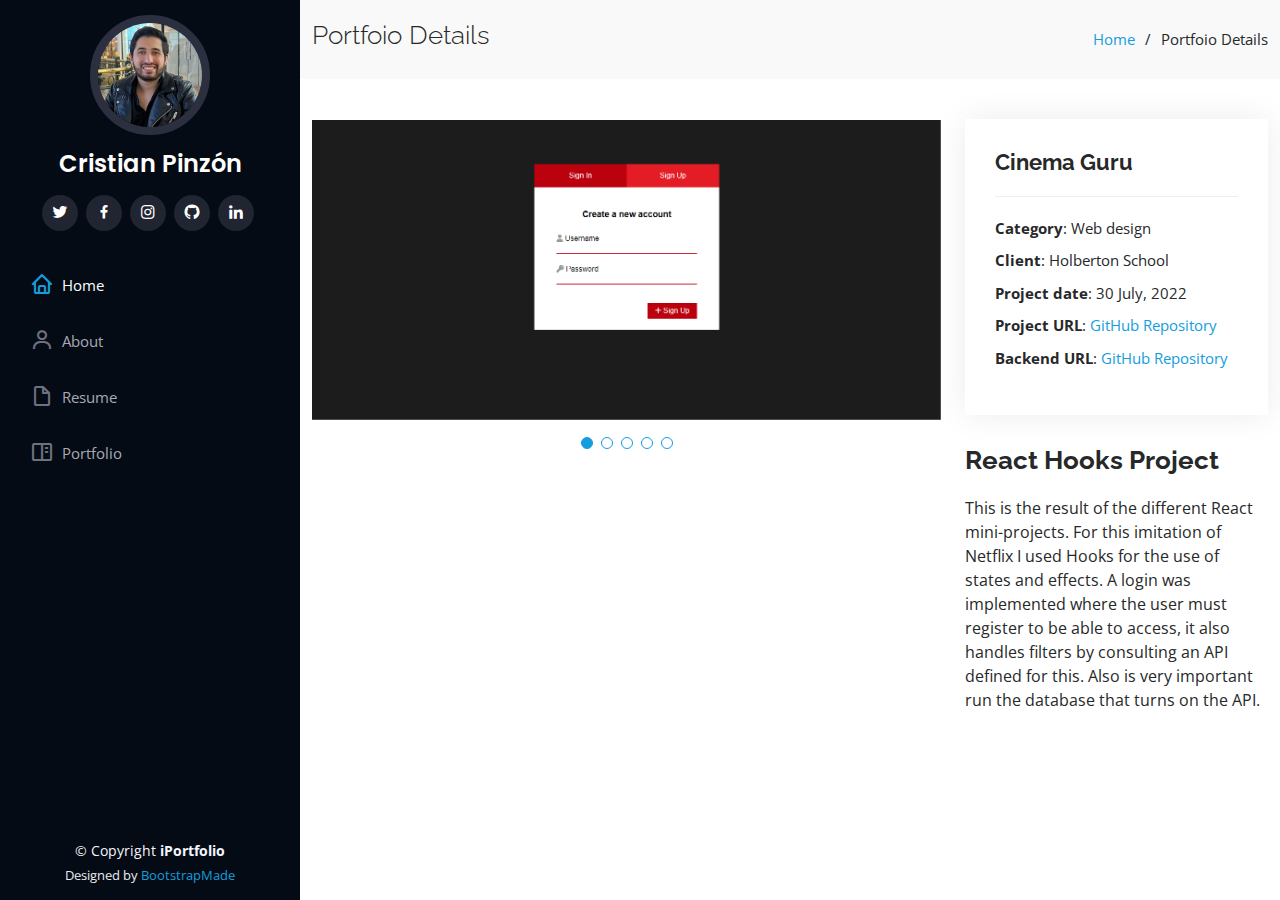
<file: portfolio-details-cg.html>
<!DOCTYPE html>
<html lang="en">

<head>
  <meta charset="utf-8">
  <meta content="width=device-width, initial-scale=1.0" name="viewport">

  <title>Portfolio Details - Cinema Guru</title>
  <meta content="" name="description">
  <meta content="" name="keywords">

  <!-- Favicons -->
  <link href="assets/img/favicon.png" rel="icon">
  <link href="assets/img/apple-touch-icon.png" rel="apple-touch-icon">

  <!-- Google Fonts -->
  <link
    href="https://fonts.googleapis.com/css?family=Open+Sans:300,300i,400,400i,600,600i,700,700i|Raleway:300,300i,400,400i,500,500i,600,600i,700,700i|Poppins:300,300i,400,400i,500,500i,600,600i,700,700i"
    rel="stylesheet">

  <!-- Vendor CSS Files -->
  <link href="assets/vendor/aos/aos.css" rel="stylesheet">
  <link href="assets/vendor/bootstrap/css/bootstrap.min.css" rel="stylesheet">
  <link href="assets/vendor/bootstrap-icons/bootstrap-icons.css" rel="stylesheet">
  <link href="assets/vendor/boxicons/css/boxicons.min.css" rel="stylesheet">
  <link href="assets/vendor/glightbox/css/glightbox.min.css" rel="stylesheet">
  <link href="assets/vendor/swiper/swiper-bundle.min.css" rel="stylesheet">

  <!-- Template Main CSS File -->
  <link href="assets/css/style.css" rel="stylesheet">

  <!-- =======================================================
  * Template Name: iPortfolio - v3.8.1
  * Template URL: https://bootstrapmade.com/iportfolio-bootstrap-portfolio-websites-template/
  * Author: BootstrapMade.com
  * License: https://bootstrapmade.com/license/
  ======================================================== -->
</head>

<body>

  <!-- ======= Mobile nav toggle button ======= -->
  <i class="bi bi-list mobile-nav-toggle d-xl-none"></i>

  <!-- ======= Header ======= -->
  <header id="header">
    <div class="d-flex flex-column">

      <div class="profile">
        <img src="assets/img/profile-img-1.jpg" alt="" class="img-fluid rounded-circle">
        <h1 class="text-light"><a href="index.html">Cristian Pinzón</a></h1>
        <div class="social-links mt-3 text-center">
          <a href="https://twitter.com/faykris" class="twitter"><i class="bx bxl-twitter"></i></a>
          <a href="https://www.facebook.com/faykris28/" class="facebook"><i class="bx bxl-facebook"></i></a>
          <a href="https://www.instagram.com/_faykris/" class="instagram"><i class="bx bxl-instagram"></i></a>
          <a href="https://github.com/faykris" class="github"><i class="bx bxl-github"></i></a>
          <a href="https://www.linkedin.com/in/cristian-pinzon28/" class="linkedin"><i class="bx bxl-linkedin"></i></a>
        </div>
      </div>

      <nav id="navbar" class="nav-menu navbar">
        <ul>
          <li><a href="index.html/#hero" class="nav-link scrollto active"><i class="bx bx-home"></i>
              <span>Home</span></a></li>
          <li><a href="index.html/#about" class="nav-link scrollto"><i class="bx bx-user"></i> <span>About</span></a>
          </li>
          <li><a href="index.html/#resume" class="nav-link scrollto"><i class="bx bx-file-blank"></i>
              <span>Resume</span></a></li>
          <li><a href="index.html/#portfolio" class="nav-link scrollto"><i class="bx bx-book-content"></i>
              <span>Portfolio</span></a></li>
          <!-- <li><a href="#services" class="nav-link scrollto"><i class="bx bx-server"></i> <span>Services</span></a></li>
          <li><a href="#contact" class="nav-link scrollto"><i class="bx bx-envelope"></i> <span>Contact</span></a></li> -->
        </ul>
      </nav><!-- .nav-menu -->
    </div>
  </header><!-- End Header -->

  <main id="main">

    <!-- ======= Breadcrumbs ======= -->
    <section id="breadcrumbs" class="breadcrumbs">
      <div class="container">

        <div class="d-flex justify-content-between align-items-center">
          <h2>Portfoio Details</h2>
          <ol>
            <li><a href="index.html">Home</a></li>
            <li>Portfoio Details</li>
          </ol>
        </div>

      </div>
    </section><!-- End Breadcrumbs -->

    <!-- ======= Portfolio Details Section ======= -->
    <section id="portfolio-details" class="portfolio-details">
      <div class="container">

        <div class="row gy-4">

          <div class="col-lg-8">
            <div class="portfolio-details-slider swiper">
              <div class="swiper-wrapper align-items-center">

                <div class="swiper-slide">
                  <img src="assets/img/portfolio/cinema-guru-1.png" alt="">
                </div>

                <div class="swiper-slide">
                  <img src="assets/img/portfolio/cinema-guru-2.png" alt="">
                </div>

                <div class="swiper-slide">
                  <img src="assets/img/portfolio/cinema-guru-3.png" alt="">
                </div>

                <div class="swiper-slide">
                  <img src="assets/img/portfolio/cinema-guru-4.png" alt="">
                </div>

                <div class="swiper-slide">
                  <img src="assets/img/portfolio/cinema-guru-5.png" alt="">
                </div>

              </div>
              <div class="swiper-pagination"></div>
            </div>
          </div>

          <div class="col-lg-4">
            <div class="portfolio-info">
              <h3>Cinema Guru</h3>
              <ul>
                <li><strong>Category</strong>: Web design</li>
                <li><strong>Client</strong>: Holberton School</li>
                <li><strong>Project date</strong>: 30 July, 2022</li>
                <li><strong>Project URL</strong>: <a href="https://github.com/faykris/cinema-guru">GitHub
                    Repository</a></li>
                <li><strong>Backend URL</strong>: <a
                    href="https://github.com/atefMck/holbertonschool-cinema-guru-API">GitHub
                    Repository</a></li>
              </ul>
            </div>
            <div class="portfolio-description">
              <h2>React Hooks Project</h2>
              <p>
                This is the result of the different React mini-projects. For this imitation of Netflix I used
                Hooks for the use of states and effects. A login was implemented where the user must register to be able
                to
                access, it also handles filters by consulting an API defined for this. Also is very important run the
                database that turns on the API.
              </p>
            </div>
          </div>

        </div>

      </div>
    </section><!-- End Portfolio Details Section -->

  </main><!-- End #main -->

  <!-- ======= Footer ======= -->
  <footer id="footer">
    <div class="container">
      <div class="copyright">
        &copy; Copyright <strong><span>iPortfolio</span></strong>
      </div>
      <div class="credits">
        <!-- All the links in the footer should remain intact. -->
        <!-- You can delete the links only if you purchased the pro version. -->
        <!-- Licensing information: https://bootstrapmade.com/license/ -->
        <!-- Purchase the pro version with working PHP/AJAX contact form: https://bootstrapmade.com/iportfolio-bootstrap-portfolio-websites-template/ -->
        Designed by <a href="https://bootstrapmade.com/">BootstrapMade</a>
      </div>
    </div>
  </footer><!-- End  Footer -->

  <a href="#" class="back-to-top d-flex align-items-center justify-content-center"><i
      class="bi bi-arrow-up-short"></i></a>

  <!-- Vendor JS Files -->
  <script src="assets/vendor/purecounter/purecounter_vanilla.js"></script>
  <script src="assets/vendor/aos/aos.js"></script>
  <script src="assets/vendor/bootstrap/js/bootstrap.bundle.min.js"></script>
  <script src="assets/vendor/glightbox/js/glightbox.min.js"></script>
  <script src="assets/vendor/isotope-layout/isotope.pkgd.min.js"></script>
  <script src="assets/vendor/swiper/swiper-bundle.min.js"></script>
  <script src="assets/vendor/typed.js/typed.min.js"></script>
  <script src="assets/vendor/waypoints/noframework.waypoints.js"></script>
  <script src="assets/vendor/php-email-form/validate.js"></script>

  <!-- Template Main JS File -->
  <script src="assets/js/main.js"></script>

</body>

</html>
</file>
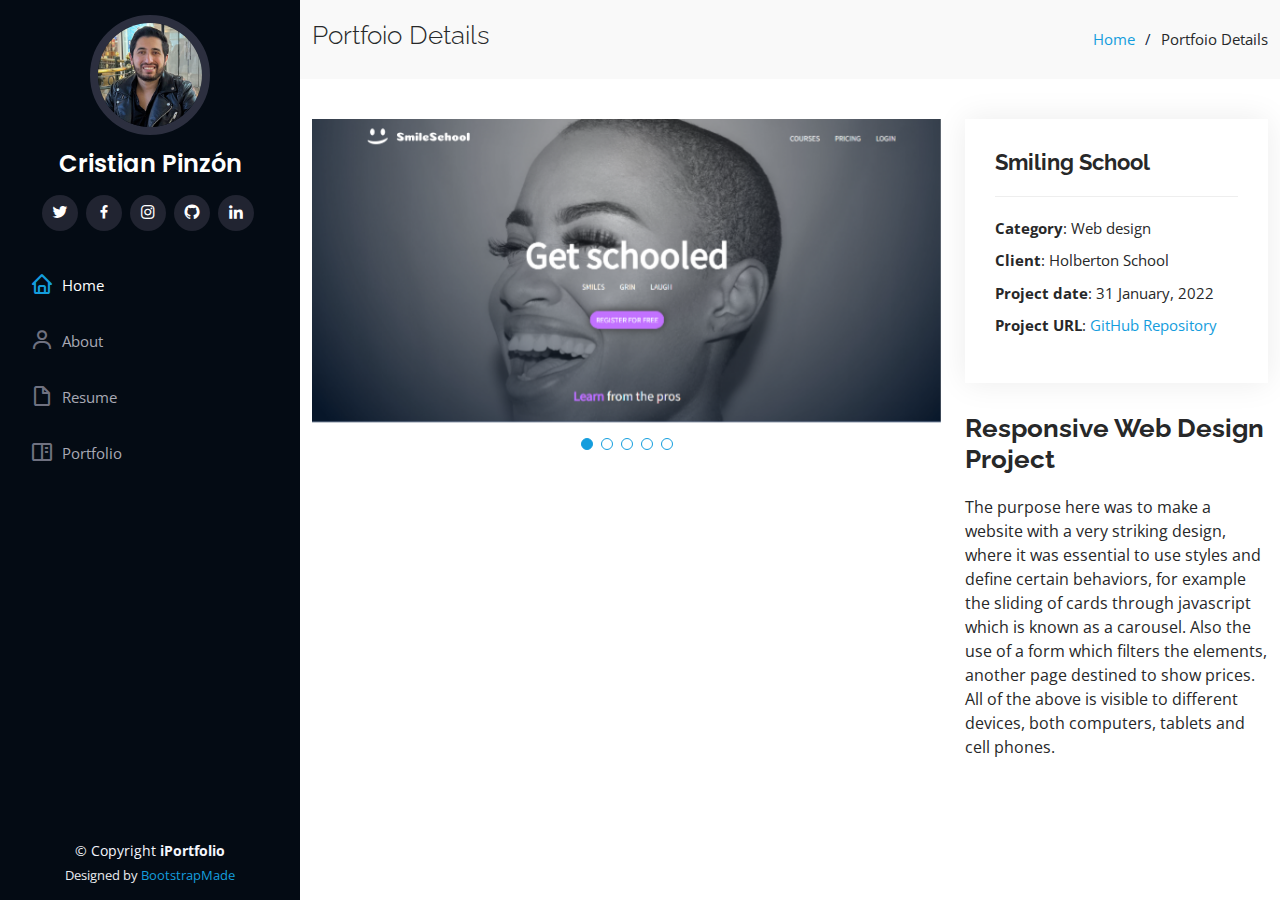
<file: portfolio-details-ss.html>
<!DOCTYPE html>
<html lang="en">

<head>
  <meta charset="utf-8">
  <meta content="width=device-width, initial-scale=1.0" name="viewport">

  <title>Portfolio Details - Smiling School</title>
  <meta content="" name="description">
  <meta content="" name="keywords">

  <!-- Favicons -->
  <link href="assets/img/favicon.png" rel="icon">
  <link href="assets/img/apple-touch-icon.png" rel="apple-touch-icon">

  <!-- Google Fonts -->
  <link
    href="https://fonts.googleapis.com/css?family=Open+Sans:300,300i,400,400i,600,600i,700,700i|Raleway:300,300i,400,400i,500,500i,600,600i,700,700i|Poppins:300,300i,400,400i,500,500i,600,600i,700,700i"
    rel="stylesheet">

  <!-- Vendor CSS Files -->
  <link href="assets/vendor/aos/aos.css" rel="stylesheet">
  <link href="assets/vendor/bootstrap/css/bootstrap.min.css" rel="stylesheet">
  <link href="assets/vendor/bootstrap-icons/bootstrap-icons.css" rel="stylesheet">
  <link href="assets/vendor/boxicons/css/boxicons.min.css" rel="stylesheet">
  <link href="assets/vendor/glightbox/css/glightbox.min.css" rel="stylesheet">
  <link href="assets/vendor/swiper/swiper-bundle.min.css" rel="stylesheet">

  <!-- Template Main CSS File -->
  <link href="assets/css/style.css" rel="stylesheet">

  <!-- =======================================================
  * Template Name: iPortfolio - v3.8.1
  * Template URL: https://bootstrapmade.com/iportfolio-bootstrap-portfolio-websites-template/
  * Author: BootstrapMade.com
  * License: https://bootstrapmade.com/license/
  ======================================================== -->
</head>

<body>

  <!-- ======= Mobile nav toggle button ======= -->
  <i class="bi bi-list mobile-nav-toggle d-xl-none"></i>

  <!-- ======= Header ======= -->
  <header id="header">
    <div class="d-flex flex-column">

      <div class="profile">
        <img src="assets/img/profile-img-1.jpg" alt="" class="img-fluid rounded-circle">
        <h1 class="text-light"><a href="index.html">Cristian Pinzón</a></h1>
        <div class="social-links mt-3 text-center">
          <a href="https://twitter.com/faykris" class="twitter"><i class="bx bxl-twitter"></i></a>
          <a href="https://www.facebook.com/faykris28/" class="facebook"><i class="bx bxl-facebook"></i></a>
          <a href="https://www.instagram.com/_faykris/" class="instagram"><i class="bx bxl-instagram"></i></a>
          <a href="https://github.com/faykris" class="github"><i class="bx bxl-github"></i></a>
          <a href="https://www.linkedin.com/in/cristian-pinzon28/" class="linkedin"><i class="bx bxl-linkedin"></i></a>
        </div>
      </div>

      <nav id="navbar" class="nav-menu navbar">
        <ul>
          <li><a href="index.html#hero" class="nav-link scrollto active"><i class="bx bx-home"></i>
              <span>Home</span></a></li>
          <li><a href="index.html#about" class="nav-link scrollto"><i class="bx bx-user"></i> <span>About</span></a>
          </li>
          <li><a href="index.html/#resume" class="nav-link scrollto"><i class="bx bx-file-blank"></i>
              <span>Resume</span></a></li>
          <li><a href="index.html#portfolio" class="nav-link scrollto"><i class="bx bx-book-content"></i>
              <span>Portfolio</span></a></li>
          <!-- <li><a href="#services" class="nav-link scrollto"><i class="bx bx-server"></i> <span>Services</span></a></li>
          <li><a href="#contact" class="nav-link scrollto"><i class="bx bx-envelope"></i> <span>Contact</span></a></li> -->
        </ul>
      </nav><!-- .nav-menu -->
    </div>
  </header><!-- End Header -->

  <main id="main">

    <!-- ======= Breadcrumbs ======= -->
    <section id="breadcrumbs" class="breadcrumbs">
      <div class="container">

        <div class="d-flex justify-content-between align-items-center">
          <h2>Portfoio Details</h2>
          <ol>
            <li><a href="index.html">Home</a></li>
            <li>Portfoio Details</li>
          </ol>
        </div>

      </div>
    </section><!-- End Breadcrumbs -->

    <!-- ======= Portfolio Details Section ======= -->
    <section id="portfolio-details" class="portfolio-details">
      <div class="container">

        <div class="row gy-4">

          <div class="col-lg-8">
            <div class="portfolio-details-slider swiper">
              <div class="swiper-wrapper align-items-center">

                <div class="swiper-slide">
                  <img src="assets/img/portfolio/smiling-school-1.png" alt="">
                </div>

                <div class="swiper-slide">
                  <img src="assets/img/portfolio/smiling-school-2.png" alt="">
                </div>

                <div class="swiper-slide">
                  <img src="assets/img/portfolio/smiling-school-3.png" alt="">
                </div>

                <div class="swiper-slide">
                  <img src="assets/img/portfolio/smiling-school-4.png" alt="">
                </div>

                <div class="swiper-slide">
                  <img src="assets/img/portfolio/smiling-school-5.png" alt="">
                </div>

              </div>
              <div class="swiper-pagination"></div>
            </div>
          </div>

          <div class="col-lg-4">
            <div class="portfolio-info">
              <h3>Smiling School</h3>
              <ul>
                <li><strong>Category</strong>: Web design</li>
                <li><strong>Client</strong>: Holberton School</li>
                <li><strong>Project date</strong>: 31 January, 2022</li>
                <li><strong>Project URL</strong>: <a
                    href="https://github.com/faykris/holberton-smiling-school-javascript">GitHub Repository</a></li>
              </ul>
            </div>
            <div class="portfolio-description">
              <h2>Responsive Web Design Project</h2>
              <p>
                The purpose here was to make a website with a very striking design, where it was essential to use styles
                and define certain behaviors, for example the sliding of cards through javascript which is known as a
                carousel. Also the use of a form which filters the elements, another page destined to show prices. All
                of the above is visible to different devices, both computers, tablets and cell phones.
              </p>
            </div>
          </div>

        </div>

      </div>
    </section><!-- End Portfolio Details Section -->

  </main><!-- End #main -->

  <!-- ======= Footer ======= -->
  <footer id="footer">
    <div class="container">
      <div class="copyright">
        &copy; Copyright <strong><span>iPortfolio</span></strong>
      </div>
      <div class="credits">
        <!-- All the links in the footer should remain intact. -->
        <!-- You can delete the links only if you purchased the pro version. -->
        <!-- Licensing information: https://bootstrapmade.com/license/ -->
        <!-- Purchase the pro version with working PHP/AJAX contact form: https://bootstrapmade.com/iportfolio-bootstrap-portfolio-websites-template/ -->
        Designed by <a href="https://bootstrapmade.com/">BootstrapMade</a>
      </div>
    </div>
  </footer><!-- End  Footer -->

  <a href="#" class="back-to-top d-flex align-items-center justify-content-center"><i
      class="bi bi-arrow-up-short"></i></a>

  <!-- Vendor JS Files -->
  <script src="assets/vendor/purecounter/purecounter_vanilla.js"></script>
  <script src="assets/vendor/aos/aos.js"></script>
  <script src="assets/vendor/bootstrap/js/bootstrap.bundle.min.js"></script>
  <script src="assets/vendor/glightbox/js/glightbox.min.js"></script>
  <script src="assets/vendor/isotope-layout/isotope.pkgd.min.js"></script>
  <script src="assets/vendor/swiper/swiper-bundle.min.js"></script>
  <script src="assets/vendor/typed.js/typed.min.js"></script>
  <script src="assets/vendor/waypoints/noframework.waypoints.js"></script>
  <script src="assets/vendor/php-email-form/validate.js"></script>

  <!-- Template Main JS File -->
  <script src="assets/js/main.js"></script>

</body>

</html>
</file>
<file: assets/css/style.css>
/**
* Template Name: iPortfolio - v3.8.1
* Template URL: https://bootstrapmade.com/iportfolio-bootstrap-portfolio-websites-template/
* Author: BootstrapMade.com
* License: https://bootstrapmade.com/license/
*/

/*--------------------------------------------------------------
# General
--------------------------------------------------------------*/
body {
  font-family: "Open Sans", sans-serif;
  color: #272829;
}

a {
  color: #149ddd;
  text-decoration: none;
}

a:hover {
  color: #37b3ed;
  text-decoration: none;
}

h1,
h2,
h3,
h4,
h5,
h6 {
  font-family: "Raleway", sans-serif;
}

/*--------------------------------------------------------------
# Back to top button
--------------------------------------------------------------*/
.back-to-top {
  position: fixed;
  visibility: hidden;
  opacity: 0;
  right: 15px;
  bottom: 15px;
  z-index: 996;
  background: #149ddd;
  width: 40px;
  height: 40px;
  border-radius: 50px;
  transition: all 0.4s;
}

.back-to-top i {
  font-size: 28px;
  color: #fff;
  line-height: 0;
}

.back-to-top:hover {
  background: #2eafec;
  color: #fff;
}

.back-to-top.active {
  visibility: visible;
  opacity: 1;
}

/*--------------------------------------------------------------
# Header
--------------------------------------------------------------*/
#header {
  position: fixed;
  top: 0;
  left: 0;
  bottom: 0;
  width: 300px;
  transition: all ease-in-out 0.5s;
  z-index: 9997;
  transition: all 0.5s;
  padding: 0 15px;
  background: #040b14;
  overflow-y: auto;
}

#header .profile img {
  margin: 15px auto;
  display: block;
  width: 120px;
  border: 8px solid #2c2f3f;
}

#header .profile h1 {
  font-size: 24px;
  margin: 0;
  padding: 0;
  font-weight: 600;
  -moz-text-align-last: center;
  text-align-last: center;
  font-family: "Poppins", sans-serif;
}

#header .profile h1 a,
#header .profile h1 a:hover {
  color: #fff;
  text-decoration: none;
}

#header .profile .social-links a {
  font-size: 18px;
  display: inline-block;
  background: #212431;
  color: #fff;
  line-height: 1;
  padding: 8px 0;
  margin-right: 4px;
  border-radius: 50%;
  text-align: center;
  width: 36px;
  height: 36px;
  transition: 0.3s;
}

#header .profile .social-links a:hover {
  background: #149ddd;
  color: #fff;
  text-decoration: none;
}

#main {
  margin-left: 300px;
}

@media (max-width: 1199px) {
  #header {
    left: -300px;
  }

  #main {
    margin-left: 0;
  }
}

/*--------------------------------------------------------------
# Navigation Menu
--------------------------------------------------------------*/
/* Desktop Navigation */
.nav-menu {
  padding: 30px 0 0 0;
}

.nav-menu * {
  margin: 0;
  padding: 0;
  list-style: none;
}

.nav-menu>ul>li {
  position: relative;
  white-space: nowrap;
}

.nav-menu a,
.nav-menu a:focus {
  display: flex;
  align-items: center;
  color: #a8a9b4;
  padding: 12px 15px;
  margin-bottom: 8px;
  transition: 0.3s;
  font-size: 15px;
}

.nav-menu a i,
.nav-menu a:focus i {
  font-size: 24px;
  padding-right: 8px;
  color: #6f7180;
}

.nav-menu a:hover,
.nav-menu .active,
.nav-menu .active:focus,
.nav-menu li:hover>a {
  text-decoration: none;
  color: #fff;
}

.nav-menu a:hover i,
.nav-menu .active i,
.nav-menu .active:focus i,
.nav-menu li:hover>a i {
  color: #149ddd;
}

/* Mobile Navigation */
.mobile-nav-toggle {
  position: fixed;
  right: 15px;
  top: 15px;
  z-index: 9998;
  border: 0;
  font-size: 24px;
  transition: all 0.4s;
  outline: none !important;
  background-color: #149ddd;
  color: #fff;
  width: 40px;
  height: 40px;
  display: inline-flex;
  align-items: center;
  justify-content: center;
  line-height: 0;
  border-radius: 50px;
  cursor: pointer;
}

.mobile-nav-active {
  overflow: hidden;
}

.mobile-nav-active #header {
  left: 0;
}

/*--------------------------------------------------------------
# Hero Section
--------------------------------------------------------------*/
#hero {
  width: 100%;
  height: 100vh;
  background: url("../img/hero-bg-2.jpg") top center;
  background-size: cover;
}

#hero:before {
  content: "";
  background: rgba(5, 13, 24, 0.3);
  position: absolute;
  bottom: 0;
  top: 0;
  left: 0;
  right: 0;
  z-index: 1;
}

#hero .hero-container {
  position: relative;
  z-index: 2;
  min-width: 300px;
}

#hero h1 {
  margin: 0 0 10px 0;
  font-size: 64px;
  font-weight: 700;
  line-height: 56px;
  color: #fff;
}

#hero p {
  color: #fff;
  margin-bottom: 50px;
  font-size: 26px;
  font-family: "Poppins", sans-serif;
}

#hero p span {
  color: #fff;
  padding-bottom: 4px;
  letter-spacing: 1px;
  border-bottom: 3px solid #149ddd;
}

@media (min-width: 1024px) {
  #hero {
    background-attachment: fixed;
  }
}

@media (max-width: 768px) {
  #hero h1 {
    font-size: 28px;
    line-height: 36px;
  }

  #hero h2 {
    font-size: 18px;
    line-height: 24px;
    margin-bottom: 30px;
  }
}

/*--------------------------------------------------------------
# Sections General
--------------------------------------------------------------*/
section {
  padding: 60px 0;
  overflow: hidden;
}

.section-bg {
  background: #f5f8fd;
}

.section-title {
  padding-bottom: 30px;
}

.section-title h2 {
  font-size: 32px;
  font-weight: bold;
  margin-bottom: 20px;
  padding-bottom: 20px;
  position: relative;
  color: #173b6c;
}

.section-title h2::after {
  content: "";
  position: absolute;
  display: block;
  width: 50px;
  height: 3px;
  background: #149ddd;
  bottom: 0;
  left: 0;
}

.section-title p {
  margin-bottom: 0;
}

/*--------------------------------------------------------------
# About
--------------------------------------------------------------*/
.about .content h3 {
  font-weight: 700;
  font-size: 26px;
  color: #173b6c;
}

.about .content ul {
  list-style: none;
  padding: 0;
}

.about .content ul li {
  margin-bottom: 20px;
  display: flex;
  align-items: center;
}

.about .content ul strong {
  margin-right: 10px;
}

.about .content ul i {
  font-size: 16px;
  margin-right: 5px;
  color: #149ddd;
  line-height: 0;
}

.about .content p:last-child {
  margin-bottom: 0;
}

/*--------------------------------------------------------------
# Facts
--------------------------------------------------------------*/
.facts {
  padding-bottom: 30px;
}

.facts .count-box {
  padding: 30px;
  width: 100%;
}

.facts .count-box i {
  display: block;
  font-size: 44px;
  color: #149ddd;
  float: left;
  line-height: 0;
}

.facts .count-box span {
  font-size: 48px;
  line-height: 40px;
  display: block;
  font-weight: 700;
  color: #050d18;
  margin-left: 60px;
}

.facts .count-box p {
  padding: 15px 0 0 0;
  margin: 0 0 0 60px;
  font-family: "Raleway", sans-serif;
  font-size: 14px;
  color: #122f57;
}

.facts .count-box a {
  font-weight: 600;
  display: block;
  margin-top: 20px;
  color: #122f57;
  font-size: 15px;
  font-family: "Poppins", sans-serif;
  transition: ease-in-out 0.3s;
}

.facts .count-box a:hover {
  color: #1f5297;
}

/*--------------------------------------------------------------
# Akills
--------------------------------------------------------------*/
.skills .progress {
  height: 60px;
  display: block;
  background: none;
  border-radius: 0;
}

.skills .progress .skill {
  padding: 0;
  margin: 0 0 6px 0;
  text-transform: uppercase;
  display: block;
  font-weight: 600;
  font-family: "Poppins", sans-serif;
  color: #050d18;
}

.skills .progress .skill .val {
  float: right;
  font-style: normal;
}

.skills .progress-bar-wrap {
  background: #dce8f8;
  height: 10px;
}

.skills .progress-bar {
  width: 1px;
  height: 10px;
  transition: 0.9s;
  background-color: #149ddd;
}

/*--------------------------------------------------------------
# Resume
--------------------------------------------------------------*/
.resume .resume-title {
  font-size: 26px;
  font-weight: 700;
  margin-top: 20px;
  margin-bottom: 20px;
  color: #050d18;
}

.resume .resume-item {
  padding: 0 0 20px 20px;
  margin-top: -2px;
  border-left: 2px solid #1f5297;
  position: relative;
}

.resume .resume-item h4 {
  line-height: 18px;
  font-size: 18px;
  font-weight: 600;
  text-transform: uppercase;
  font-family: "Poppins", sans-serif;
  color: #050d18;
  margin-bottom: 10px;
}

.resume .resume-item h5 {
  font-size: 16px;
  background: #e4edf9;
  padding: 5px 15px;
  display: inline-block;
  font-weight: 600;
  margin-bottom: 10px;
}

.resume .resume-item ul {
  padding-left: 20px;
}

.resume .resume-item ul li {
  padding-bottom: 10px;
}

.resume .resume-item:last-child {
  padding-bottom: 0;
}

.resume .resume-item::before {
  content: "";
  position: absolute;
  width: 16px;
  height: 16px;
  border-radius: 50px;
  left: -9px;
  top: 0;
  background: #fff;
  border: 2px solid #1f5297;
}

/*--------------------------------------------------------------
# Portfolio
--------------------------------------------------------------*/
.portfolio .portfolio-item {
  margin-bottom: 30px;
}

.portfolio #portfolio-flters {
  padding: 0;
  margin: 0 auto 35px auto;
  list-style: none;
  text-align: center;
  background: #fff;
  border-radius: 50px;
  padding: 2px 15px;
}

.portfolio #portfolio-flters li {
  cursor: pointer;
  display: inline-block;
  padding: 10px 15px 8px 15px;
  font-size: 14px;
  font-weight: 600;
  line-height: 1;
  text-transform: uppercase;
  color: #272829;
  margin-bottom: 5px;
  transition: all 0.3s ease-in-out;
}

.portfolio #portfolio-flters li:hover,
.portfolio #portfolio-flters li.filter-active {
  color: #149ddd;
}

.portfolio #portfolio-flters li:last-child {
  margin-right: 0;
}

.portfolio .portfolio-wrap {
  transition: 0.3s;
  position: relative;
  overflow: hidden;
  z-index: 1;
}

.portfolio .portfolio-wrap::before {
  content: "";
  background: rgba(255, 255, 255, 0.5);
  position: absolute;
  left: 0;
  right: 0;
  top: 0;
  bottom: 0;
  transition: all ease-in-out 0.3s;
  z-index: 2;
  opacity: 0;
}

.portfolio .portfolio-wrap .portfolio-links {
  opacity: 1;
  left: 0;
  right: 0;
  bottom: -60px;
  z-index: 3;
  position: absolute;
  transition: all ease-in-out 0.3s;
  display: flex;
  justify-content: center;
}

.portfolio .portfolio-wrap .portfolio-links a {
  color: #fff;
  font-size: 28px;
  text-align: center;
  background: rgba(20, 157, 221, 0.75);
  transition: 0.3s;
  width: 50%;
}

.portfolio .portfolio-wrap .portfolio-links a:hover {
  background: rgba(20, 157, 221, 0.95);
}

.portfolio .portfolio-wrap .portfolio-links a+a {
  border-left: 1px solid #37b3ed;
}

.portfolio .portfolio-wrap:hover::before {
  top: 0;
  left: 0;
  right: 0;
  bottom: 0;
  opacity: 1;
}

.portfolio .portfolio-wrap:hover .portfolio-links {
  opacity: 1;
  bottom: 0;
}

/*--------------------------------------------------------------
# Portfolio Details
--------------------------------------------------------------*/
.portfolio-details {
  padding-top: 40px;
}

.portfolio-details .portfolio-details-slider img {
  width: 100%;
}

.portfolio-details .portfolio-details-slider .swiper-pagination {
  margin-top: 20px;
  position: relative;
}

.portfolio-details .portfolio-details-slider .swiper-pagination .swiper-pagination-bullet {
  width: 12px;
  height: 12px;
  background-color: #fff;
  opacity: 1;
  border: 1px solid #149ddd;
}

.portfolio-details .portfolio-details-slider .swiper-pagination .swiper-pagination-bullet-active {
  background-color: #149ddd;
}

.portfolio-details .portfolio-info {
  padding: 30px;
  box-shadow: 0px 0 30px rgba(5, 13, 24, 0.08);
}

.portfolio-details .portfolio-info h3 {
  font-size: 22px;
  font-weight: 700;
  margin-bottom: 20px;
  padding-bottom: 20px;
  border-bottom: 1px solid #eee;
}

.portfolio-details .portfolio-info ul {
  list-style: none;
  padding: 0;
  font-size: 15px;
}

.portfolio-details .portfolio-info ul li+li {
  margin-top: 10px;
}

.portfolio-details .portfolio-description {
  padding-top: 30px;
}

.portfolio-details .portfolio-description h2 {
  font-size: 26px;
  font-weight: 700;
  margin-bottom: 20px;
}

.portfolio-details .portfolio-description p {
  padding: 0;
}

/*--------------------------------------------------------------
# Services
--------------------------------------------------------------*/
.services .icon-box {
  margin-bottom: 20px;
}

.services .icon {
  float: left;
  display: flex;
  align-items: center;
  justify-content: center;
  width: 54px;
  height: 54px;
  background: #149ddd;
  border-radius: 50%;
  transition: 0.5s;
  border: 1px solid #149ddd;
}

.services .icon i {
  color: #fff;
  font-size: 24px;
  line-height: 0;
}

.services .icon-box:hover .icon {
  background: #fff;
}

.services .icon-box:hover .icon i {
  color: #149ddd;
}

.services .title {
  margin-left: 80px;
  font-weight: 700;
  margin-bottom: 15px;
  font-size: 18px;
}

.services .title a {
  color: #343a40;
}

.services .title a:hover {
  color: #149ddd;
}

.services .description {
  margin-left: 80px;
  line-height: 24px;
  font-size: 14px;
}

/*--------------------------------------------------------------
# Testimonials
--------------------------------------------------------------*/
.testimonials .testimonials-carousel,
.testimonials .testimonials-slider {
  overflow: hidden;
}

.testimonials .testimonial-item {
  box-sizing: content-box;
  text-align: center;
  min-height: 320px;
}

.testimonials .testimonial-item .testimonial-img {
  width: 90px;
  border-radius: 50%;
  margin: 0 auto;
}

.testimonials .testimonial-item h3 {
  font-size: 18px;
  font-weight: bold;
  margin: 10px 0 5px 0;
  color: #111;
}

.testimonials .testimonial-item h4 {
  font-size: 14px;
  color: #999;
  margin: 0;
}

.testimonials .testimonial-item .quote-icon-left,
.testimonials .testimonial-item .quote-icon-right {
  color: #c3e8fa;
  font-size: 26px;
}

.testimonials .testimonial-item .quote-icon-left {
  display: inline-block;
  left: -5px;
  position: relative;
}

.testimonials .testimonial-item .quote-icon-right {
  display: inline-block;
  right: -5px;
  position: relative;
  top: 10px;
}

.testimonials .testimonial-item p {
  font-style: italic;
  margin: 0 15px 15px 15px;
  padding: 20px;
  background: #fff;
  position: relative;
  margin-bottom: 35px;
  border-radius: 6px;
  box-shadow: 0px 2px 15px rgba(0, 0, 0, 0.1);
}

.testimonials .testimonial-item p::after {
  content: "";
  width: 0;
  height: 0;
  border-top: 20px solid #fff;
  border-right: 20px solid transparent;
  border-left: 20px solid transparent;
  position: absolute;
  bottom: -20px;
  left: calc(50% - 20px);
}

.testimonials .swiper-pagination {
  margin-top: 20px;
  position: relative;
}

.testimonials .swiper-pagination .swiper-pagination-bullet {
  width: 12px;
  height: 12px;
  background-color: #fff;
  opacity: 1;
  border: 1px solid #149ddd;
}

.testimonials .swiper-pagination .swiper-pagination-bullet-active {
  background-color: #149ddd;
}

/*--------------------------------------------------------------
# Contact
--------------------------------------------------------------*/
.contact {
  padding-bottom: 130px;
}

.contact .info {
  padding: 30px;
  background: #fff;
  width: 100%;
  box-shadow: 0 0 24px 0 rgba(0, 0, 0, 0.12);
}

.contact .info i {
  font-size: 20px;
  color: #149ddd;
  float: left;
  width: 44px;
  height: 44px;
  background: #dff3fc;
  display: flex;
  justify-content: center;
  align-items: center;
  border-radius: 50px;
  transition: all 0.3s ease-in-out;
}

.contact .info h4 {
  padding: 0 0 0 60px;
  font-size: 22px;
  font-weight: 600;
  margin-bottom: 5px;
  color: #050d18;
}

.contact .info p {
  padding: 0 0 10px 60px;
  margin-bottom: 20px;
  font-size: 14px;
  color: #173b6c;
}

.contact .info .email p {
  padding-top: 5px;
}

.contact .info .social-links {
  padding-left: 60px;
}

.contact .info .social-links a {
  font-size: 18px;
  display: inline-block;
  background: #333;
  color: #fff;
  line-height: 1;
  padding: 8px 0;
  border-radius: 50%;
  text-align: center;
  width: 36px;
  height: 36px;
  transition: 0.3s;
  margin-right: 10px;
}

.contact .info .social-links a:hover {
  background: #149ddd;
  color: #fff;
}

.contact .info .email:hover i,
.contact .info .address:hover i,
.contact .info .phone:hover i {
  background: #149ddd;
  color: #fff;
}

.contact .php-email-form {
  width: 100%;
  padding: 30px;
  background: #fff;
  box-shadow: 0 0 24px 0 rgba(0, 0, 0, 0.12);
}

.contact .php-email-form .form-group {
  padding-bottom: 8px;
}

.contact .php-email-form .validate {
  display: none;
  color: red;
  margin: 0 0 15px 0;
  font-weight: 400;
  font-size: 13px;
}

.contact .php-email-form .error-message {
  display: none;
  color: #fff;
  background: #ed3c0d;
  text-align: left;
  padding: 15px;
  font-weight: 600;
}

.contact .php-email-form .error-message br+br {
  margin-top: 25px;
}

.contact .php-email-form .sent-message {
  display: none;
  color: #fff;
  background: #18d26e;
  text-align: center;
  padding: 15px;
  font-weight: 600;
}

.contact .php-email-form .loading {
  display: none;
  background: #fff;
  text-align: center;
  padding: 15px;
}

.contact .php-email-form .loading:before {
  content: "";
  display: inline-block;
  border-radius: 50%;
  width: 24px;
  height: 24px;
  margin: 0 10px -6px 0;
  border: 3px solid #18d26e;
  border-top-color: #eee;
  -webkit-animation: animate-loading 1s linear infinite;
  animation: animate-loading 1s linear infinite;
}

.contact .php-email-form .form-group {
  margin-bottom: 15px;
}

.contact .php-email-form label {
  padding-bottom: 8px;
}

.contact .php-email-form input,
.contact .php-email-form textarea {
  border-radius: 0;
  box-shadow: none;
  font-size: 14px;
}

.contact .php-email-form input {
  height: 44px;
}

.contact .php-email-form textarea {
  padding: 10px 15px;
}

.contact .php-email-form button[type=submit] {
  background: #149ddd;
  border: 0;
  padding: 10px 24px;
  color: #fff;
  transition: 0.4s;
  border-radius: 4px;
}

.contact .php-email-form button[type=submit]:hover {
  background: #37b3ed;
}

@-webkit-keyframes animate-loading {
  0% {
    transform: rotate(0deg);
  }

  100% {
    transform: rotate(360deg);
  }
}

@keyframes animate-loading {
  0% {
    transform: rotate(0deg);
  }

  100% {
    transform: rotate(360deg);
  }
}

/*--------------------------------------------------------------
# Breadcrumbs
--------------------------------------------------------------*/
.breadcrumbs {
  padding: 20px 0;
  background: #f9f9f9;
}

.breadcrumbs h2 {
  font-size: 26px;
  font-weight: 300;
}

.breadcrumbs ol {
  display: flex;
  flex-wrap: wrap;
  list-style: none;
  padding: 0;
  margin: 0;
  font-size: 15px;
}

.breadcrumbs ol li+li {
  padding-left: 10px;
}

.breadcrumbs ol li+li::before {
  display: inline-block;
  padding-right: 10px;
  color: #0e2442;
  content: "/";
}

@media (max-width: 768px) {
  .breadcrumbs .d-flex {
    display: block !important;
  }

  .breadcrumbs ol {
    display: block;
  }

  .breadcrumbs ol li {
    display: inline-block;
  }
}

/*--------------------------------------------------------------
# Footer
--------------------------------------------------------------*/
#footer {
  padding: 15px;
  color: #f4f6fd;
  font-size: 14px;
  position: fixed;
  left: 0;
  bottom: 0;
  width: 300px;
  z-index: 9999;
  background: #040b14;
}

#footer .copyright {
  text-align: center;
}

#footer .credits {
  padding-top: 5px;
  text-align: center;
  font-size: 13px;
  color: #eaebf0;
}

@media (max-width: 1199px) {
  #footer {
    position: static;
    width: auto;
    padding-right: 20px 15px;
  }
}
</file>
